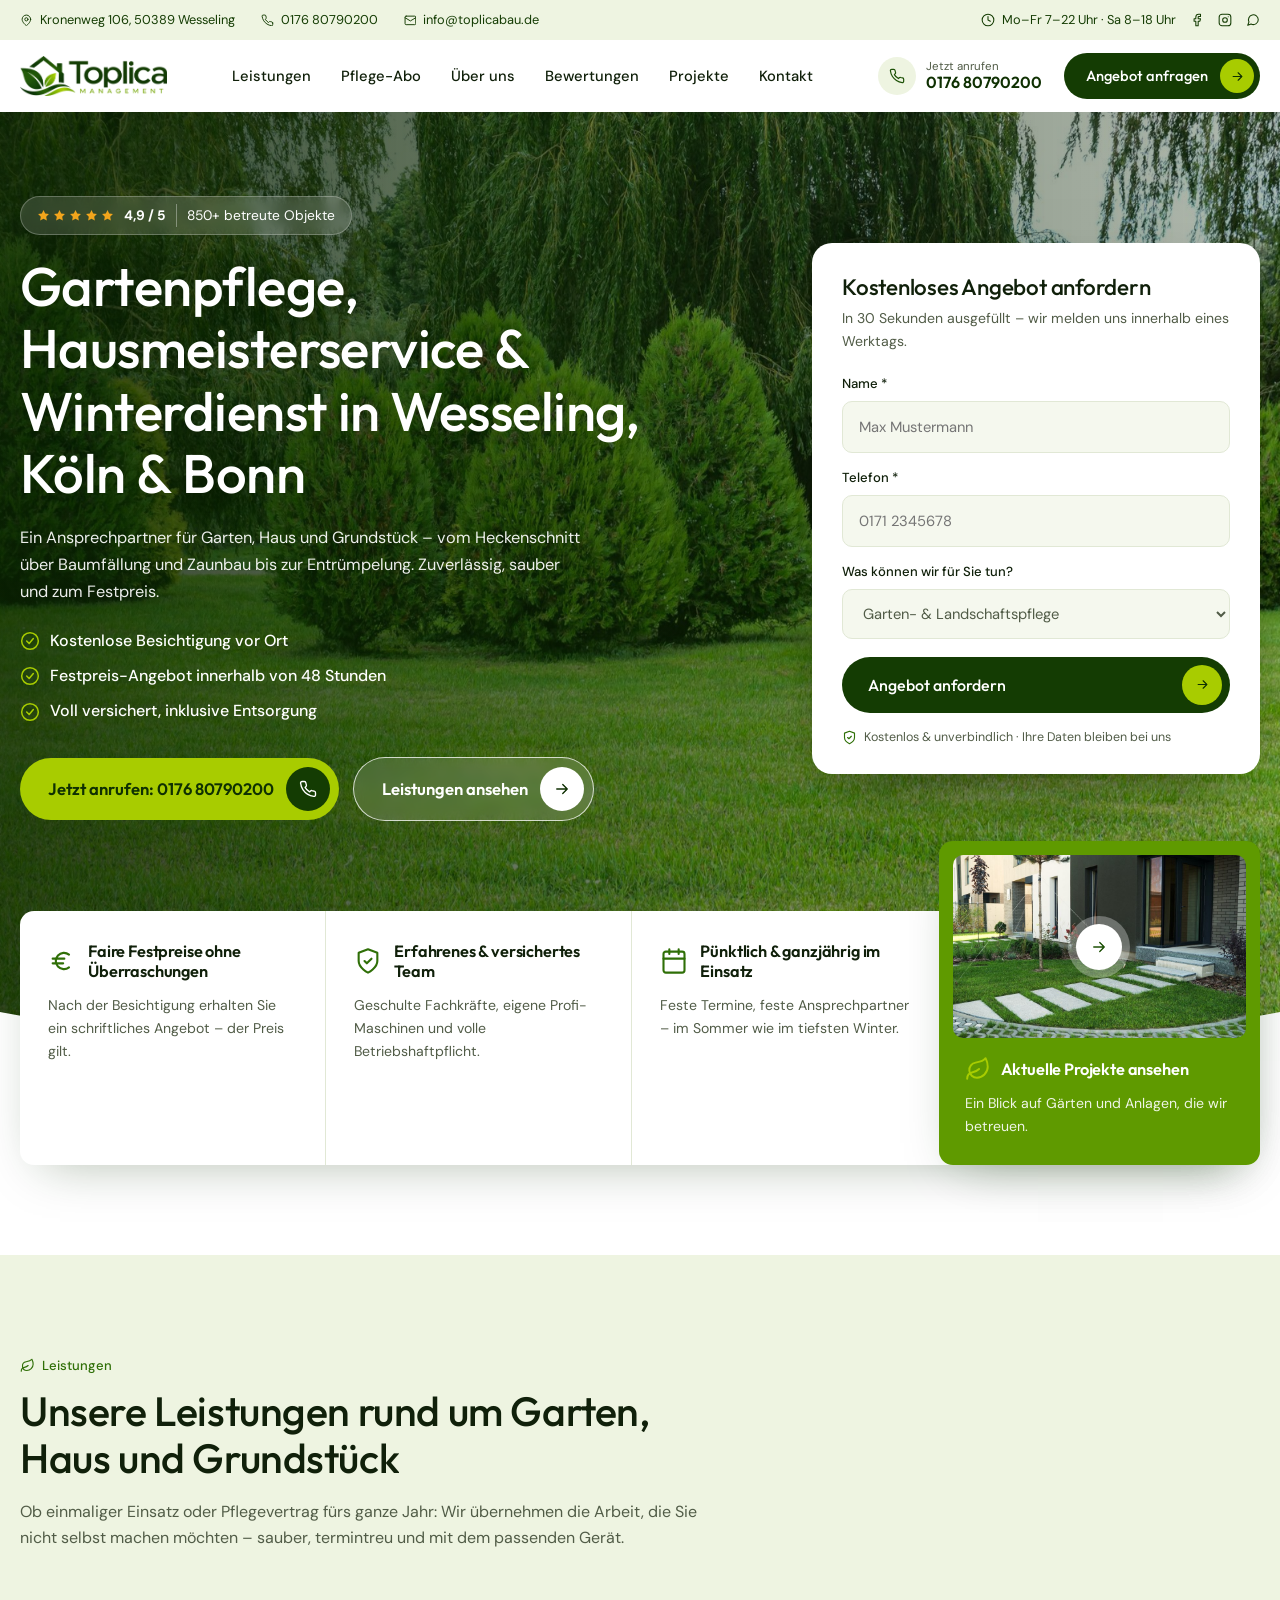
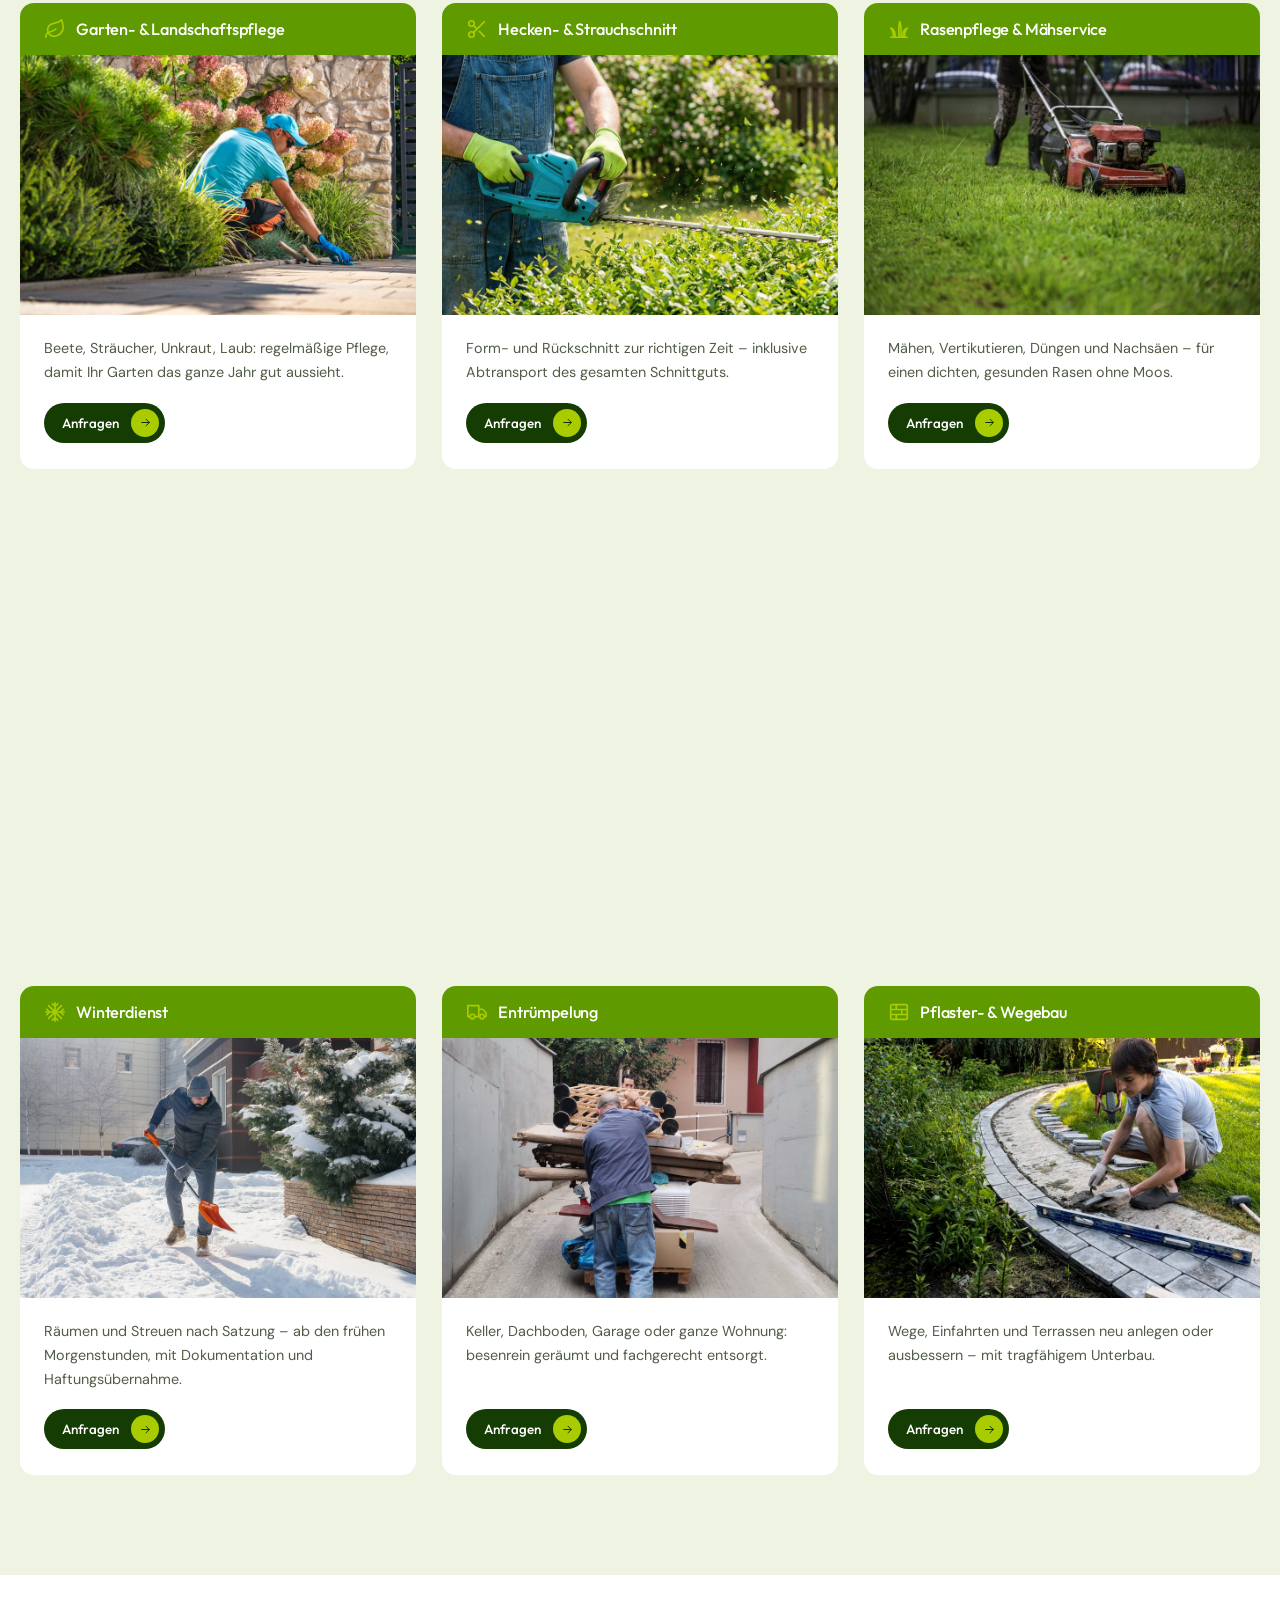
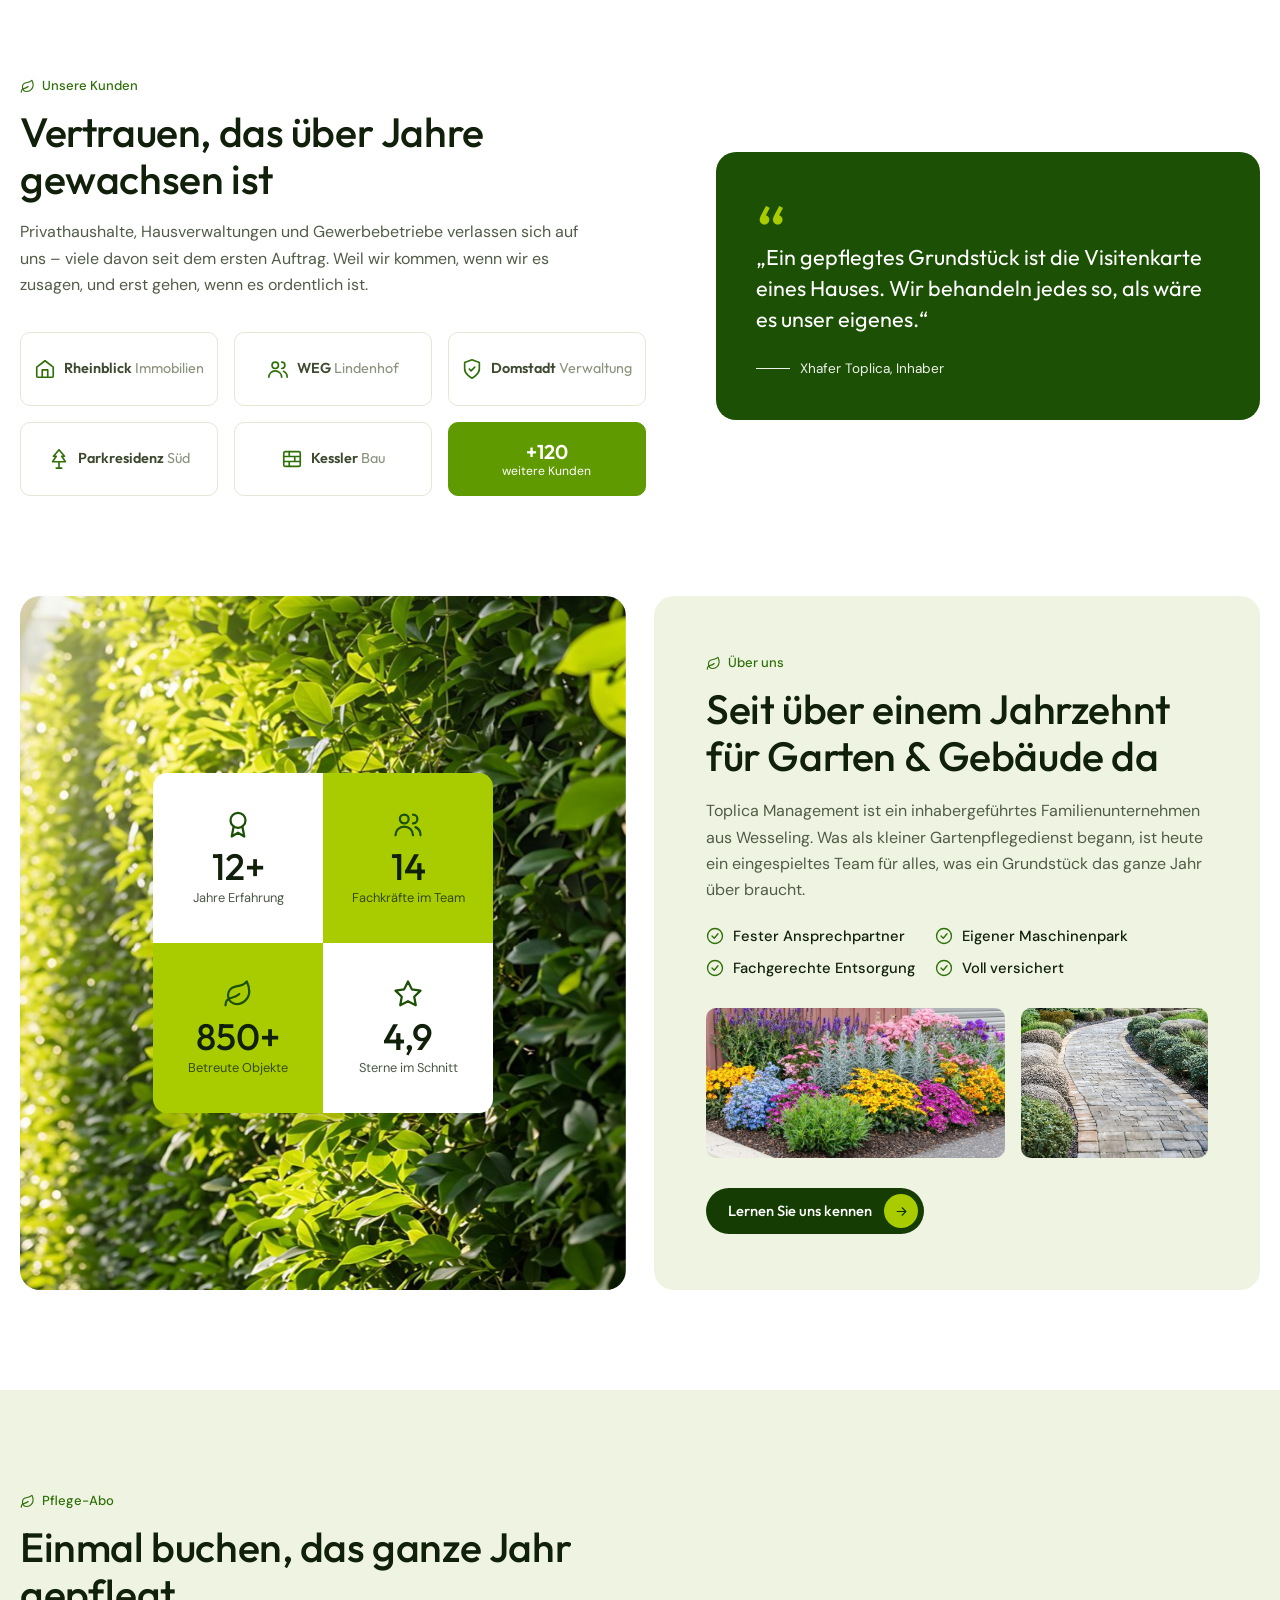
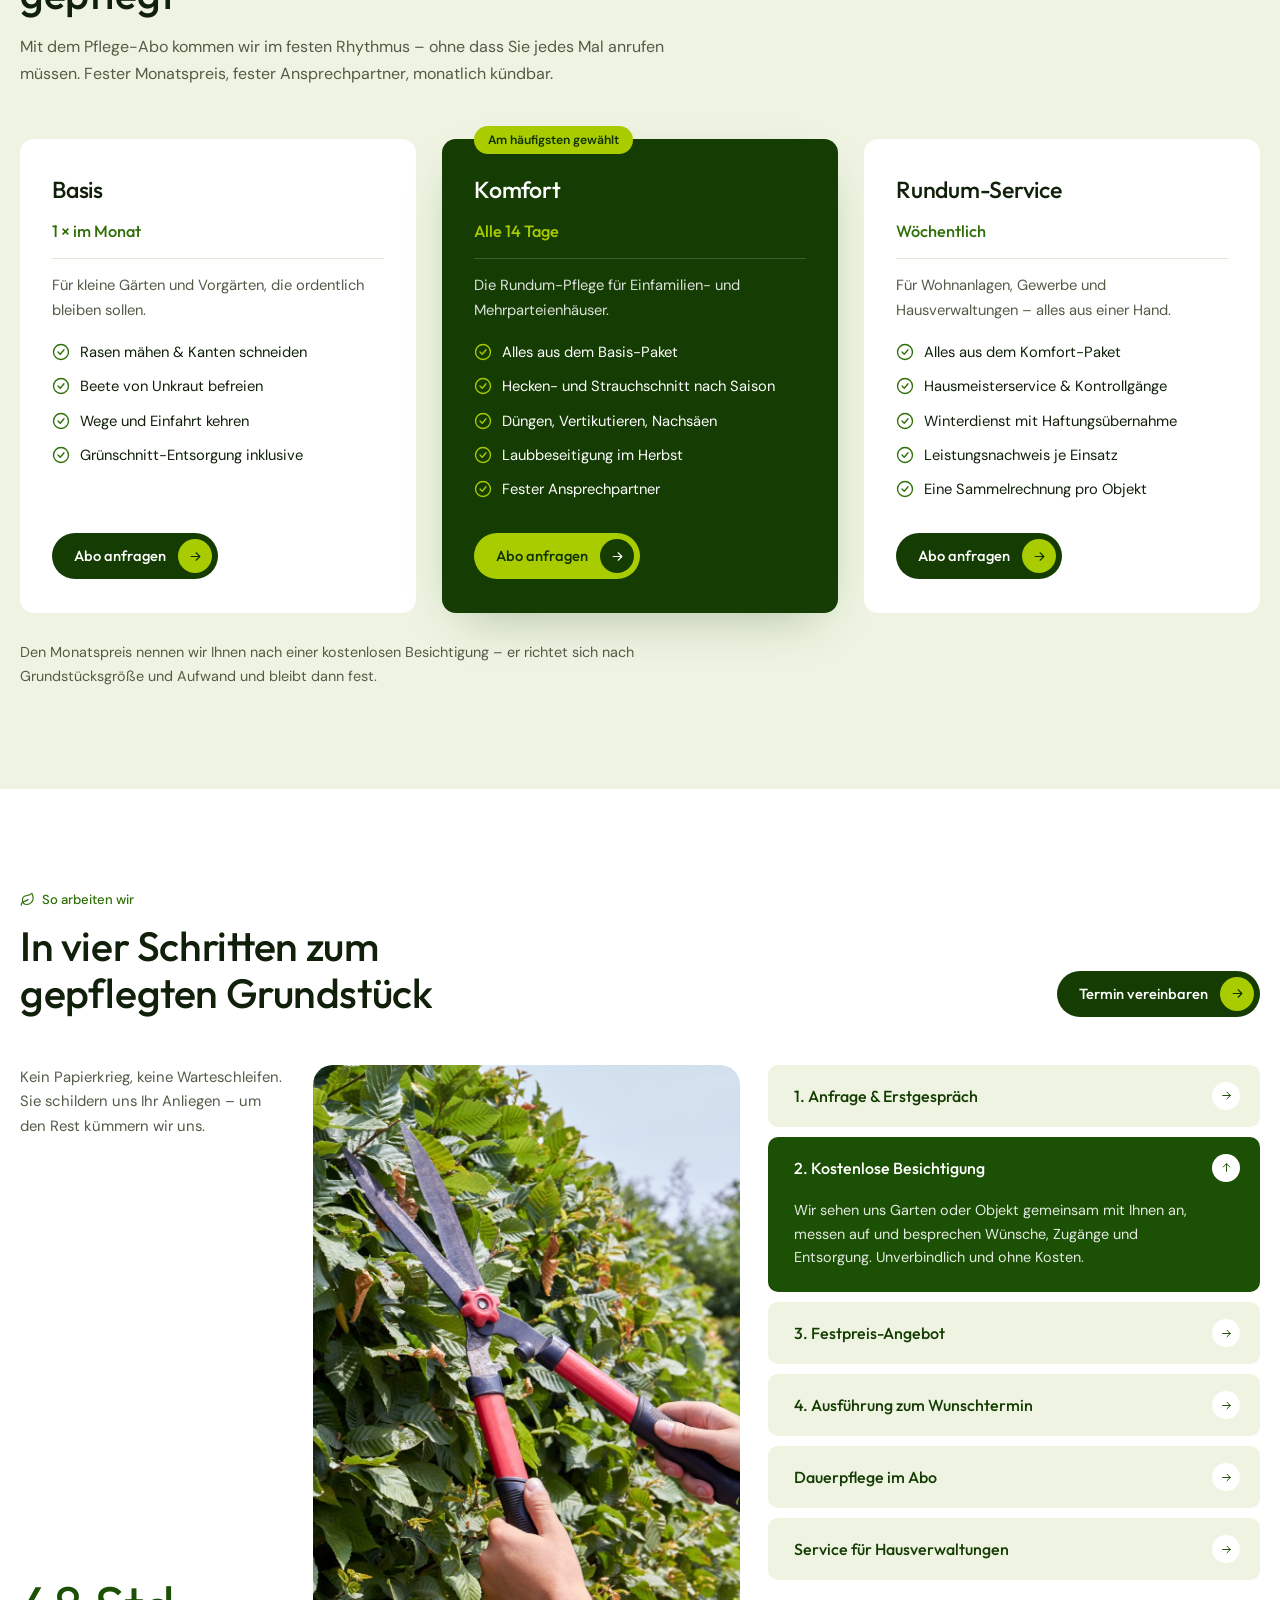
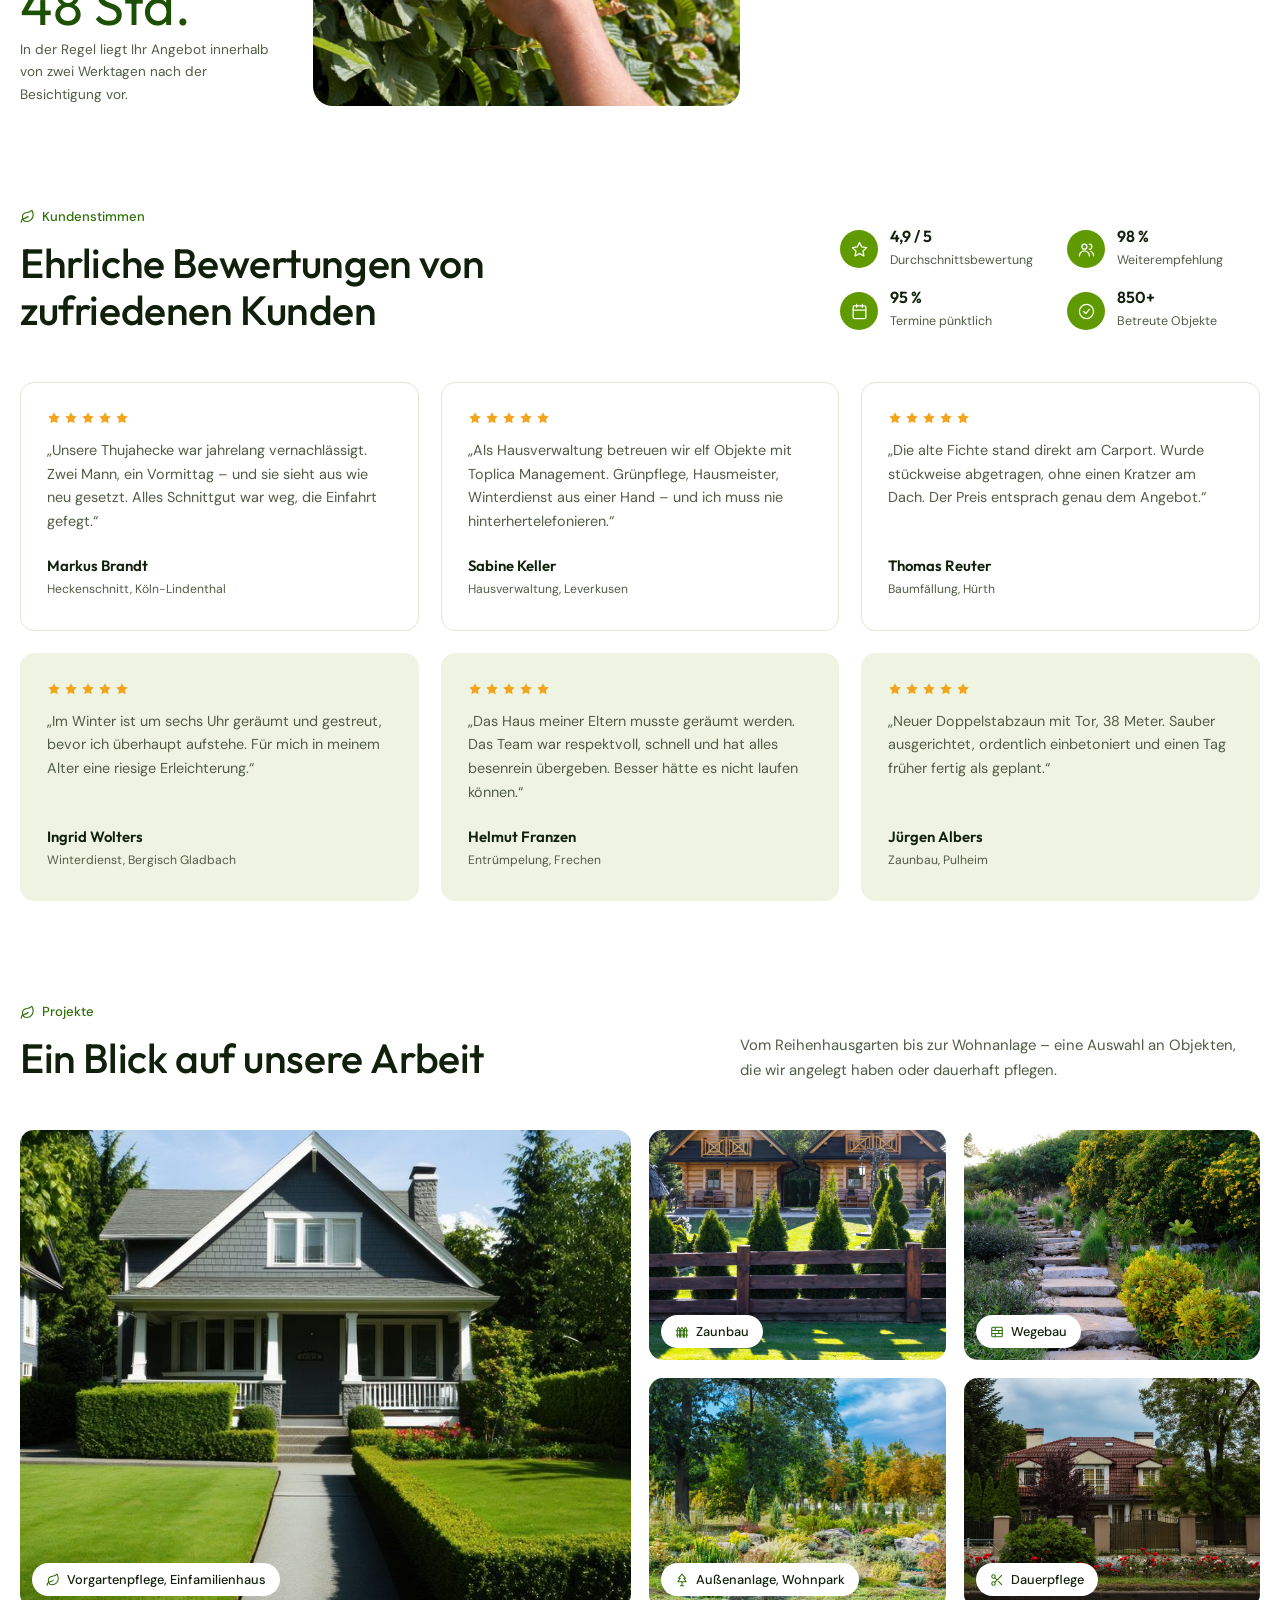
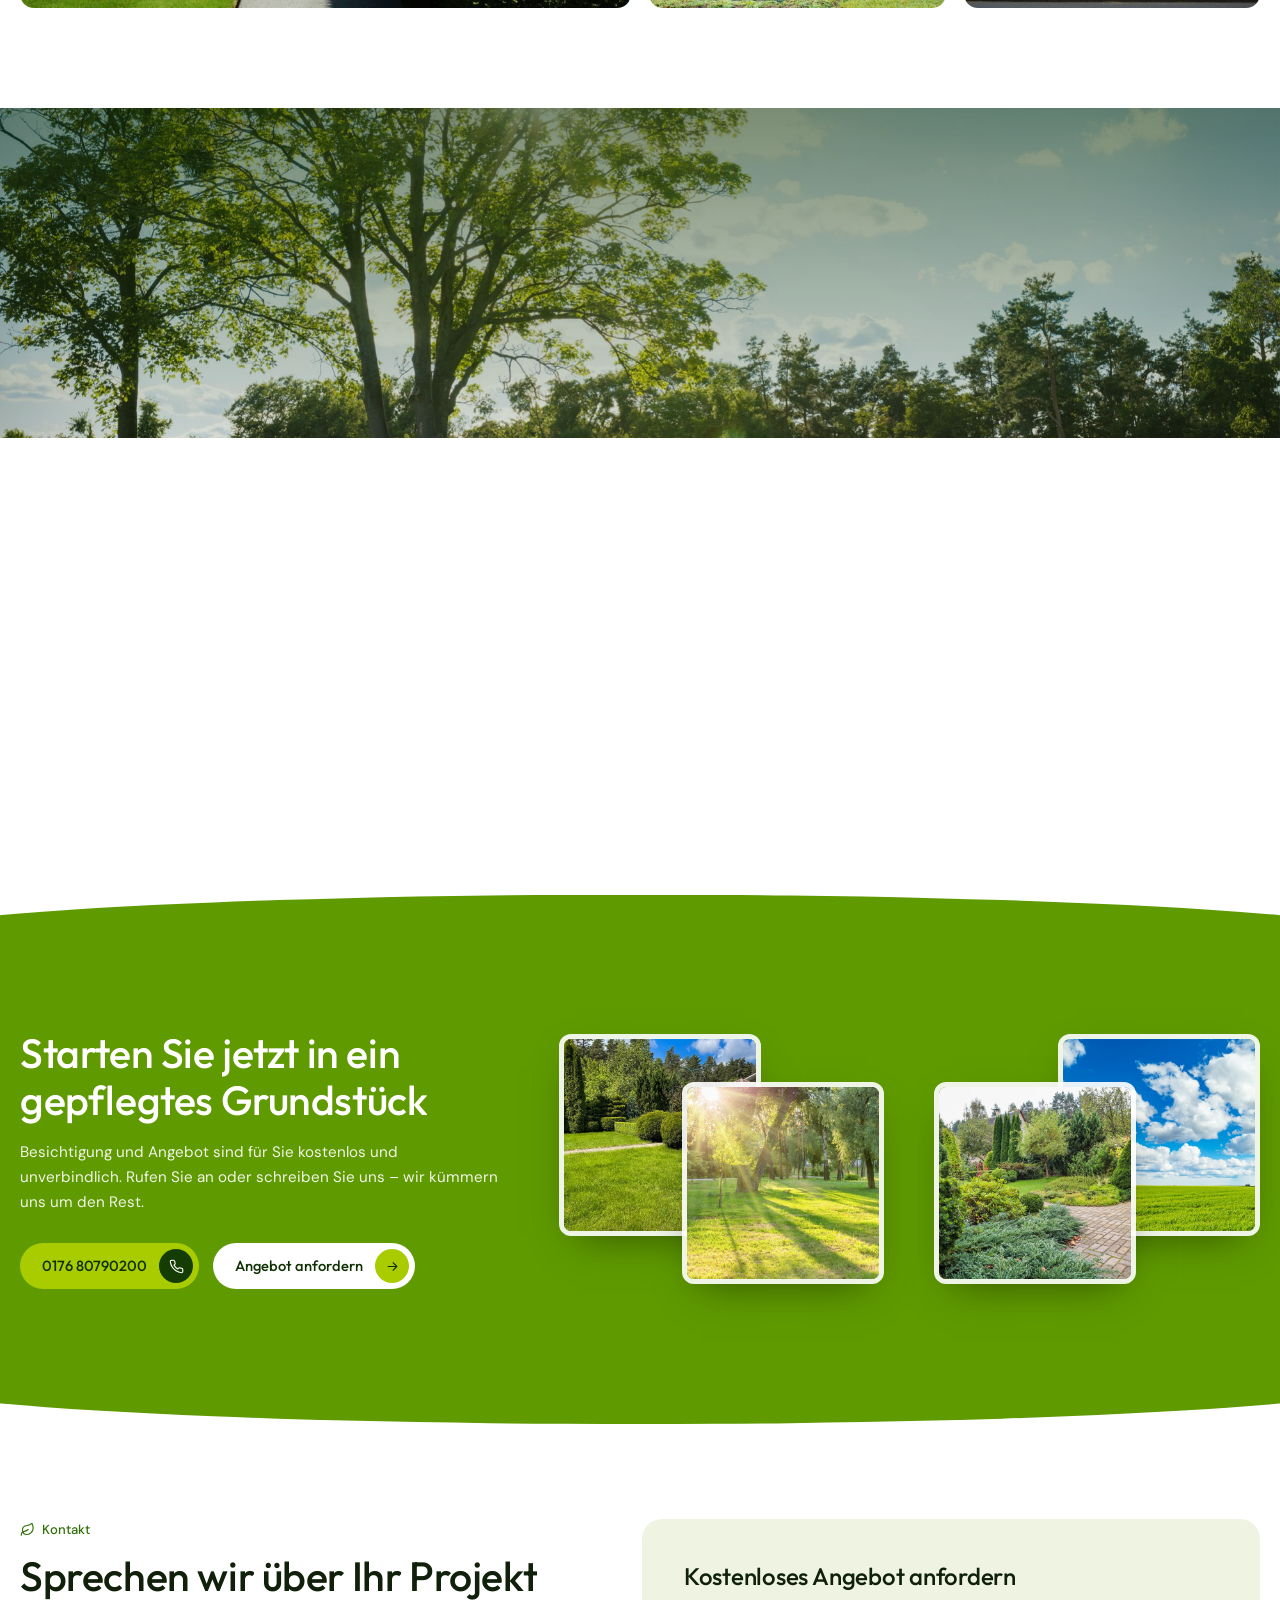
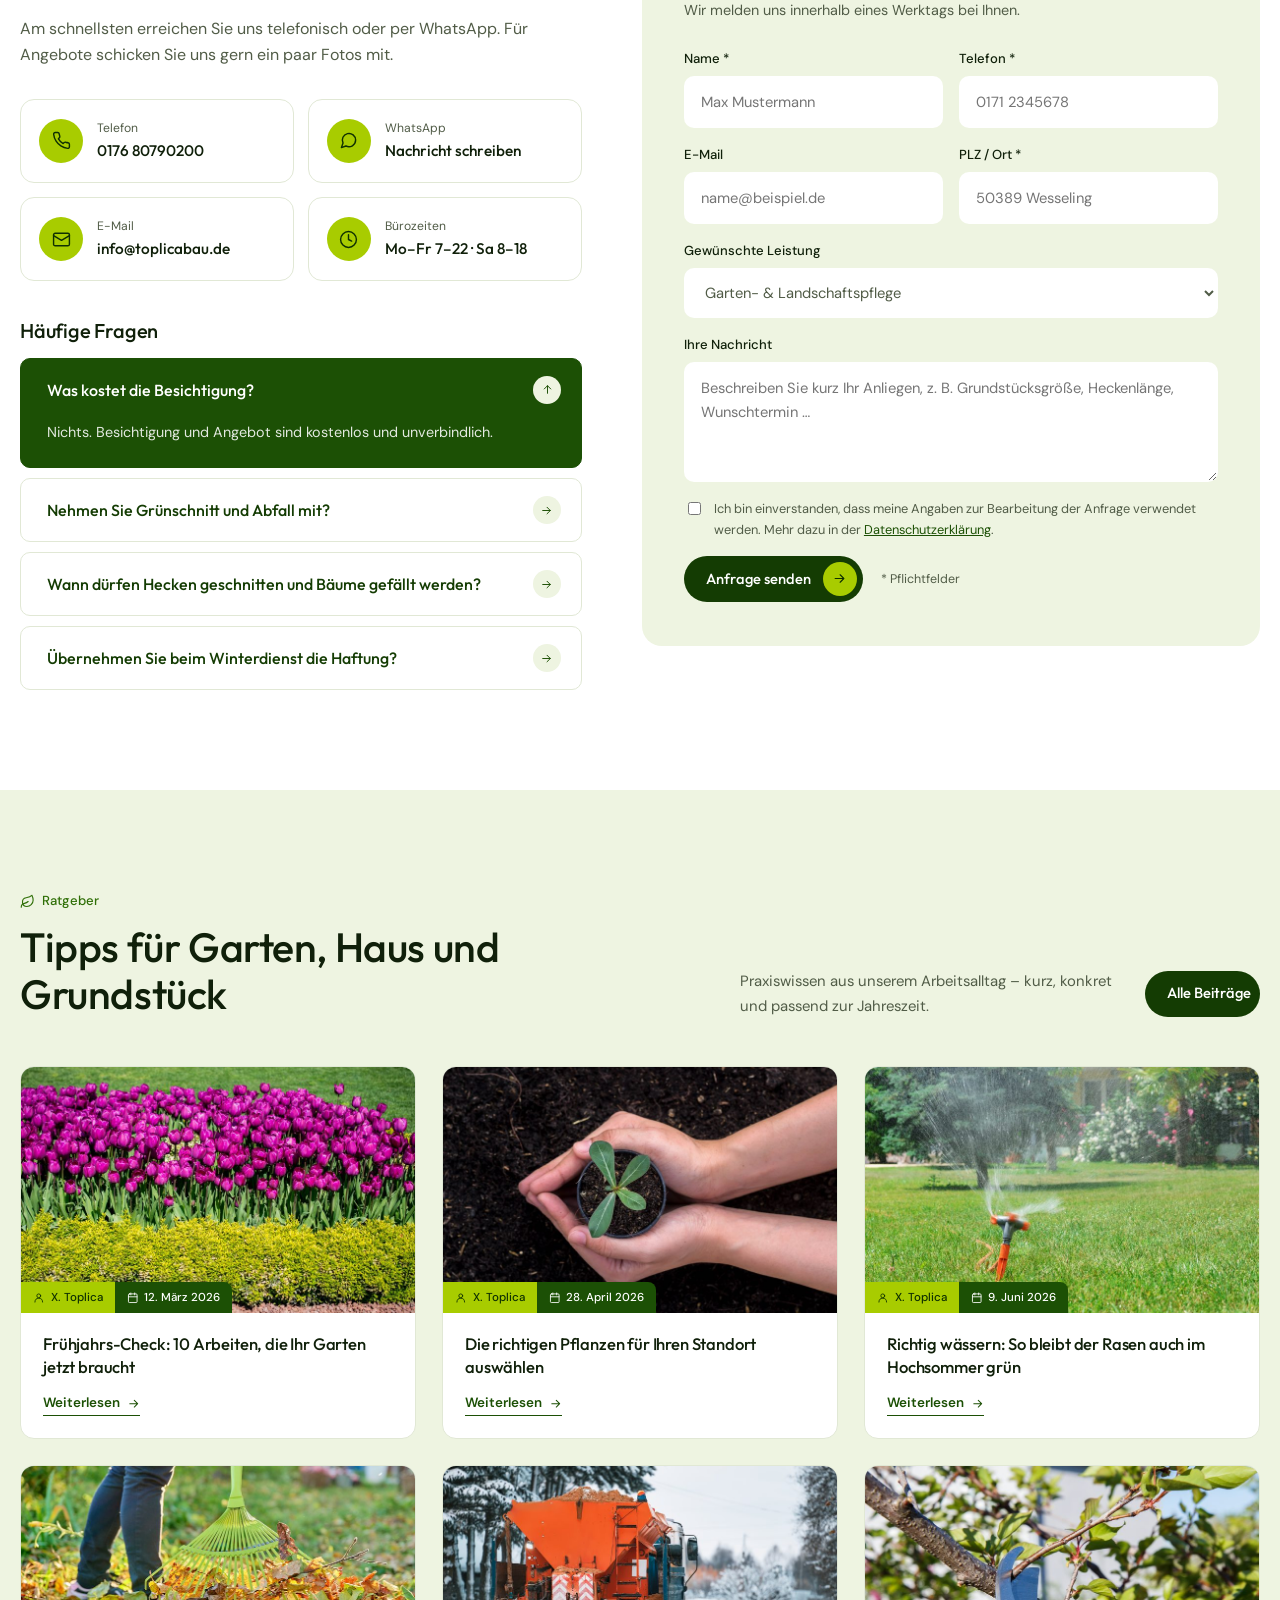
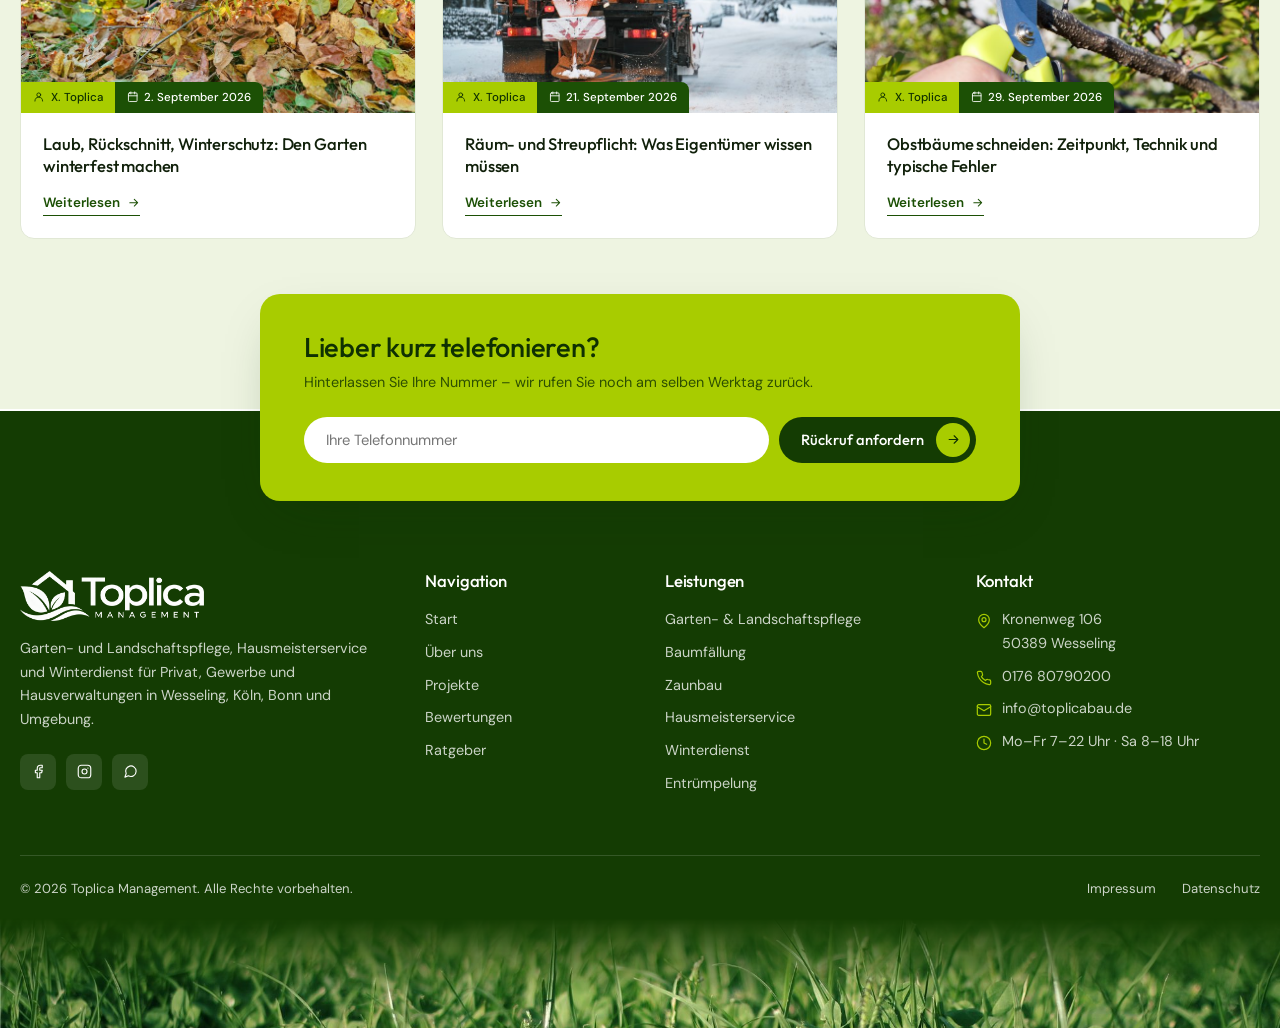
<file: index.html>
<!DOCTYPE html>
<html lang="de">
<head>
<meta charset="utf-8">
<meta name="viewport" content="width=device-width, initial-scale=1">
<title>Gartenpflege, Hausmeisterservice &amp; Winterdienst in Wesseling, Köln &amp; Bonn | Toplica Management</title>
<meta name="description" content="Toplica Management ist Ihr Partner für Gartenpflege, Heckenschnitt, Baumfällung, Zaunbau, Hausmeisterservice, Winterdienst und Entrümpelung – zuverlässig, sauber und zum Festpreis.">
<!-- Google-Tag (gtag.js / Tag Manager) hier einfügen. Die Seite meldet die Ereignisse
     "phone_click", "whatsapp_click" und "lead_form_submit" an window.dataLayer (siehe assets/js/main.js). -->
<link rel="preconnect" href="https://fonts.googleapis.com">
<link rel="preconnect" href="https://fonts.gstatic.com" crossorigin>
<link href="https://fonts.googleapis.com/css2?family=DM+Sans:wght@400;500;600&family=Outfit:wght@400;500;600&display=swap" rel="stylesheet">
<link rel="stylesheet" href="assets/css/style.css?v=11">
<link rel="icon" type="image/png" href="assets/img/favicon.png">
<link rel="apple-touch-icon" href="assets/img/favicon.png">
</head>
<body>

<!-- Icon-Sprite -->
<svg xmlns="http://www.w3.org/2000/svg" style="display:none">
  <symbol id="leaf" viewBox="0 0 24 24"><path d="M11 20A7 7 0 0 1 9.8 6.1C15.5 5 17 4.5 19 2c1 2 2 4.2 2 8 0 5.5-4.8 10-10 10Z"/><path d="M2 21c0-3 1.9-5.4 5.1-6C9.5 14.5 12 13 13 12"/></symbol>
  <symbol id="arrow" viewBox="0 0 24 24"><path d="M5 12h14M13 6l6 6-6 6"/></symbol>
  <symbol id="chev" viewBox="0 0 24 24"><path d="m6 9 6 6 6-6"/></symbol>
  <symbol id="pin" viewBox="0 0 24 24"><path d="M20 10c0 6-8 12-8 12s-8-6-8-12a8 8 0 0 1 16 0Z"/><circle cx="12" cy="10" r="3"/></symbol>
  <symbol id="mail" viewBox="0 0 24 24"><rect x="2" y="4" width="20" height="16" rx="2"/><path d="m22 7-10 6L2 7"/></symbol>
  <symbol id="phone" viewBox="0 0 24 24"><path d="M22 16.9v3a2 2 0 0 1-2.2 2 19.8 19.8 0 0 1-8.6-3.1 19.5 19.5 0 0 1-6-6A19.8 19.8 0 0 1 2.1 4.2 2 2 0 0 1 4.1 2h3a2 2 0 0 1 2 1.7c.1 1 .4 1.9.7 2.8a2 2 0 0 1-.5 2.1L8.1 9.9a16 16 0 0 0 6 6l1.3-1.3a2 2 0 0 1 2.1-.4c.9.3 1.8.6 2.8.7a2 2 0 0 1 1.7 2Z"/></symbol>
  <symbol id="clock" viewBox="0 0 24 24"><circle cx="12" cy="12" r="10"/><path d="M12 6v6l4 2"/></symbol>
  <symbol id="check" viewBox="0 0 24 24"><circle cx="12" cy="12" r="10"/><path d="m8 12 3 3 5-6"/></symbol>
  <symbol id="star" viewBox="0 0 24 24"><path d="m12 2 3.1 6.3 6.9 1-5 4.9 1.2 6.8-6.2-3.2L5.8 21 7 14.200 2 9.300l6.900-1Z"/></symbol>
  <symbol id="tree" viewBox="0 0 24 24"><path d="M12 22v-7M9 22h6"/><path d="M12 2 6 9h3l-4 6h14l-4-6h3Z"/></symbol>
  <symbol id="scissors" viewBox="0 0 24 24"><circle cx="6" cy="6" r="3"/><circle cx="6" cy="18" r="3"/><path d="M20 4 8.100 15.900M14.500 14.500 20 20M8.100 8.100 12 12"/></symbol>
  <symbol id="grass" viewBox="0 0 24 24"><path d="M3 21h18M6 21c0-5-1-8-3-10 3 1 5 4 5 10M12 21c0-7-1-12 1-17 1 5 2 10 1 17M18 21c0-5 1-8 3-10-3 1-5 4-5 10"/></symbol>
  <symbol id="fence" viewBox="0 0 24 24"><path d="M4 21V7l2-3 2 3v14M10 21V7l2-3 2 3v14M16 21V7l2-3 2 3v14M2 10h20M2 17h20"/></symbol>
  <symbol id="wrench" viewBox="0 0 24 24"><path d="M14.700 6.300a4 4 0 0 0 5 5l-9.900 9.900a2.100 2.100 0 0 1-3-3l9.900-9.900a4 4 0 0 1 5-5l-3 3-1 3Z" transform="rotate(0)"/></symbol>
  <symbol id="snow" viewBox="0 0 24 24"><path d="M12 2v20M2 12h20M5 5l14 14M19 5 5 19M9 3l3 3 3-3M9 21l3-3 3 3M3 9l3 3-3 3M21 9l-3 3 3 3"/></symbol>
  <symbol id="truck" viewBox="0 0 24 24"><path d="M14 17V5H2v12h2M14 9h4l4 4v4h-2M10 17h4"/><circle cx="7" cy="17" r="2.500"/><circle cx="17.500" cy="17" r="2.500"/></symbol>
  <symbol id="bricks" viewBox="0 0 24 24"><rect x="3" y="4" width="18" height="16" rx="1.500"/><path d="M3 9.300h18M3 14.700h18M9 4v5.300M15 9.300v5.400M9 14.700V20"/></symbol>
  <symbol id="shield" viewBox="0 0 24 24"><path d="M12 22s8-4 8-10V5l-8-3-8 3v7c0 6 8 10 8 10Z"/><path d="m9 12 2 2 4-4"/></symbol>
  <symbol id="calendar" viewBox="0 0 24 24"><rect x="3" y="4" width="18" height="18" rx="2"/><path d="M16 2v4M8 2v4M3 10h18"/></symbol>
  <symbol id="user" viewBox="0 0 24 24"><circle cx="12" cy="8" r="4"/><path d="M4 21a8 8 0 0 1 16 0"/></symbol>
  <symbol id="users" viewBox="0 0 24 24"><circle cx="9" cy="8" r="3.500"/><path d="M2 21a7 7 0 0 1 14 0M16 4.500a3.500 3.500 0 0 1 0 7M18 14.500a7 7 0 0 1 4 6.500"/></symbol>
  <symbol id="award" viewBox="0 0 24 24"><circle cx="12" cy="9" r="6"/><path d="m8.500 14-1.500 8 5-3 5 3-1.500-8"/></symbol>
  <symbol id="home" viewBox="0 0 24 24"><path d="m3 10 9-7 9 7v10a1 1 0 0 1-1 1H4a1 1 0 0 1-1-1Z"/><path d="M9 21v-8h6v8"/></symbol>
  <symbol id="euro" viewBox="0 0 24 24"><path d="M18 6.500A7 7 0 1 0 18 17.500M4 10h10M4 14h9"/></symbol>
  <symbol id="menu" viewBox="0 0 24 24"><path d="M4 7h16M4 12h16M4 17h16"/></symbol>
  <symbol id="chat" viewBox="0 0 24 24"><path d="M21 11.500a8.400 8.400 0 0 1-12.300 7.400L3 21l2.100-5.700A8.400 8.400 0 1 1 21 11.500Z"/></symbol>
  <symbol id="fb" viewBox="0 0 24 24"><path d="M18 2h-3a5 5 0 0 0-5 5v3H7v4h3v8h4v-8h3l1-4h-4V7a1 1 0 0 1 1-1h3Z"/></symbol>
  <symbol id="ig" viewBox="0 0 24 24"><rect x="2" y="2" width="20" height="20" rx="5"/><circle cx="12" cy="12" r="4"/><path d="M17.500 6.500h.01"/></symbol>
  <symbol id="logo" viewBox="0 0 40 40"><rect width="40" height="40" rx="11" fill="#2c5410"/><path d="M11 27c0-10 7-15 18-15 0 11-5 18-15 18-1 0-2-.3-3-.8" fill="#c9dc2c"/><path d="M10 31c3-7 8-11 14-14" fill="none" stroke="#2c5410" stroke-width="2" stroke-linecap="round"/></symbol>
</svg>

<div class="topbar">
  <div class="container">
    <ul>
      <li><svg class="i"><use href="#pin"/></svg> Kronenweg 106, 50389 Wesseling</li>
      <li><a href="tel:+4917680790200"><svg class="i"><use href="#phone"/></svg> 0176 80790200</a></li>
      <li class="hide-m"><a href="mailto:info@toplicabau.de"><svg class="i"><use href="#mail"/></svg> info@toplicabau.de</a></li>
    </ul>
    <ul class="social">
      <li><svg class="i"><use href="#clock"/></svg> Mo–Fr 7–22 Uhr · Sa 8–18 Uhr</li>
      <li><a href="#" aria-label="Facebook"><svg class="i"><use href="#fb"/></svg></a></li>
      <li><a href="#" aria-label="Instagram"><svg class="i"><use href="#ig"/></svg></a></li>
      <li><a href="#" aria-label="WhatsApp"><svg class="i"><use href="#chat"/></svg></a></li>
    </ul>
  </div>
</div>

<header class="nav">
  <div class="container">
    <a href="#top" class="logo"><img src="assets/img/logo.webp" alt="Toplica Management" width="661" height="180"></a>
    <nav class="nav-links" id="nav-links">
      <a href="#leistungen">Leistungen</a>
      <a href="#abo">Pflege-Abo</a>
      <a href="#ueber-uns">Über uns</a>
      <a href="#bewertungen">Bewertungen</a>
      <a href="#projekte">Projekte</a>
      <a href="#kontakt">Kontakt</a>
    </nav>
    <div class="nav-cta">
      <a href="tel:+4917680790200" class="nav-phone"><span><svg class="i"><use href="#phone"/></svg></span><div><small>Jetzt anrufen</small>0176 80790200</div></a>
      <a href="#angebot" class="btn">Angebot anfragen <span class="ico"><svg class="i"><use href="#arrow"/></svg></span></a>
    </div>
    <button class="burger" aria-label="Menü" aria-controls="nav-links" aria-expanded="false"><svg class="i"><use href="#menu"/></svg></button>
  </div>
</header>

<main id="top">

<!-- Hero -->
<section class="hero">
  <img class="hero-bg" fetchpriority="high" src="assets/img/hero.jpg" alt="Gepflegter Garten mit Rasenfläche und alten Bäumen">
  <div class="container hero-grid">
    <div class="hero-copy">
      <div class="hero-rating reveal"><span class="stars"><svg class="i"><use href="#star"/></svg><svg class="i"><use href="#star"/></svg><svg class="i"><use href="#star"/></svg><svg class="i"><use href="#star"/></svg><svg class="i"><use href="#star"/></svg></span> <b>4,9 / 5</b><span>850+ betreute Objekte</span></div>
      <h1 class="reveal" style="--d:.05s">Gartenpflege, Hausmeisterservice &amp; Winterdienst in Wesseling, Köln &amp; Bonn</h1>
      <p class="sub reveal" style="--d:.1s">Ein Ansprechpartner für Garten, Haus und Grundstück – vom Heckenschnitt über Baumfällung und Zaunbau bis zur Entrümpelung. Zuverlässig, sauber und zum Festpreis.</p>
      <ul class="hero-checks reveal" style="--d:.15s">
        <li><svg class="i"><use href="#check"/></svg> Kostenlose Besichtigung vor Ort</li>
        <li><svg class="i"><use href="#check"/></svg> Festpreis-Angebot innerhalb von 48 Stunden</li>
        <li><svg class="i"><use href="#check"/></svg> Voll versichert, inklusive Entsorgung</li>
      </ul>
      <div class="hero-actions reveal" style="--d:.2s">
        <a href="tel:+4917680790200" class="btn btn-lime">Jetzt anrufen: 0176 80790200 <span class="ico"><svg class="i"><use href="#phone"/></svg></span></a>
        <a href="#leistungen" class="btn btn-ghost only-d">Leistungen ansehen <span class="ico"><svg class="i"><use href="#arrow"/></svg></span></a>
        <a href="#angebot" class="btn btn-ghost only-m">Kostenloses Angebot anfordern <span class="ico"><svg class="i"><use href="#arrow"/></svg></span></a>
      </div>
    </div>
    <div class="hero-form reveal" style="--d:.15s" data-form-wrap>
      <h2>Kostenloses Angebot anfordern</h2>
      <p>In 30 Sekunden ausgefüllt – wir melden uns innerhalb eines Werktags.</p>
      <form data-lead data-form-name="hero"><input type="text" name="website" class="hp" tabindex="-1" autocomplete="off" aria-hidden="true">
        <div class="field"><label for="h-name">Name *</label><input id="h-name" name="name" required autocomplete="name" placeholder="Max Mustermann"></div>
        <div class="field"><label for="h-tel">Telefon *</label><input id="h-tel" name="telefon" type="tel" required autocomplete="tel" placeholder="0171 2345678"></div>
        <div class="field"><label for="h-leistung">Was können wir für Sie tun?</label>
          <select id="h-leistung" name="leistung">
            <option>Garten- &amp; Landschaftspflege</option>
            <option>Hecken- &amp; Strauchschnitt</option>
            <option>Rasenpflege &amp; Mähservice</option>
            <option>Baumfällung &amp; Baumpflege</option>
            <option>Zaunbau &amp; Zaunsetzung</option>
            <option>Hausmeisterservice</option>
            <option>Winterdienst</option>
            <option>Entrümpelung</option>
            <option>Pflaster- &amp; Wegebau</option>
            <option>Pflege-Abo</option>
            <option>Sonstiges</option>
          </select>
        </div>
        <button class="btn btn-block" type="submit">Angebot anfordern <span class="ico"><svg class="i"><use href="#arrow"/></svg></span></button>
      </form>
      <div class="form-ok" role="status">Vielen Dank! Wir melden uns in Kürze bei Ihnen.</div>
      <small class="hero-form-note"><svg class="i"><use href="#shield"/></svg> Kostenlos &amp; unverbindlich · Ihre Daten bleiben bei uns</small>
    </div>
  </div>
  <svg class="hero-curve" viewBox="0 0 1440 90" preserveAspectRatio="none" aria-hidden="true"><path d="M0 90V40C360 100 1080 100 1440 40v50Z" fill="#fff"/></svg>
</section>

<div class="features">
  <div class="container">
    <div class="features-card reveal">
      <div class="feature">
        <div class="feature-top"><svg class="i"><use href="#euro"/></svg><h3>Faire Festpreise ohne Überraschungen</h3></div>
        <p>Nach der Besichtigung erhalten Sie ein schriftliches Angebot – der Preis gilt.</p>
      </div>
      <div class="feature">
        <div class="feature-top"><svg class="i"><use href="#shield"/></svg><h3>Erfahrenes &amp; versichertes Team</h3></div>
        <p>Geschulte Fachkräfte, eigene Profi-Maschinen und volle Betriebshaftpflicht.</p>
      </div>
      <div class="feature">
        <div class="feature-top"><svg class="i"><use href="#calendar"/></svg><h3>Pünktlich &amp; ganzjährig im Einsatz</h3></div>
        <p>Feste Termine, feste Ansprechpartner – im Sommer wie im tiefsten Winter.</p>
      </div>
      <a href="#projekte" class="feature-highlight">
        <div class="thumb"><img src="assets/img/hero-card.jpg" alt="Vorgarten mit Trittplatten und frischem Rasen"><span><svg class="i"><use href="#arrow"/></svg></span></div>
        <h3><svg class="i"><use href="#leaf"/></svg> Aktuelle Projekte ansehen</h3>
        <p>Ein Blick auf Gärten und Anlagen, die wir betreuen.</p>
      </a>
    </div>
  </div>
</div>

<!-- Leistungen -->
<section class="section bg-sage" id="leistungen">
  <div class="container">
    <div class="section-head reveal">
      <span class="eyebrow"><svg class="i"><use href="#leaf"/></svg> Leistungen</span>
      <h2>Unsere Leistungen rund um Garten, Haus und Grundstück</h2>
      <p>Ob einmaliger Einsatz oder Pflegevertrag fürs ganze Jahr: Wir übernehmen die Arbeit, die Sie nicht selbst machen möchten – sauber, termintreu und mit dem passenden Gerät.</p>
    </div>
    <div class="services">
      <article class="service reveal">
        <header><svg class="i"><use href="#leaf"/></svg><h3>Garten- &amp; Landschaftspflege</h3></header>
        <div class="pic"><img src="assets/img/leistung-gartenpflege.jpg" alt="Gärtner pflegt ein Beet vor einer Natursteinmauer"></div>
        <div class="body"><p>Beete, Sträucher, Unkraut, Laub: regelmäßige Pflege, damit Ihr Garten das ganze Jahr gut aussieht.</p><a href="#angebot" class="btn btn-sm">Anfragen <span class="ico"><svg class="i"><use href="#arrow"/></svg></span></a></div>
      </article>
      <article class="service reveal" style="--d:.08s">
        <header><svg class="i"><use href="#scissors"/></svg><h3>Hecken- &amp; Strauchschnitt</h3></header>
        <div class="pic"><img src="assets/img/leistung-hecke.jpg" alt="Hecke wird mit der Heckenschere in Form geschnitten"></div>
        <div class="body"><p>Form- und Rückschnitt zur richtigen Zeit – inklusive Abtransport des gesamten Schnittguts.</p><a href="#angebot" class="btn btn-sm">Anfragen <span class="ico"><svg class="i"><use href="#arrow"/></svg></span></a></div>
      </article>
      <article class="service reveal" style="--d:.16s">
        <header><svg class="i"><use href="#grass"/></svg><h3>Rasenpflege &amp; Mähservice</h3></header>
        <div class="pic"><img src="assets/img/leistung-rasen.jpg" alt="Rasenmäher auf dichtem grünen Rasen"></div>
        <div class="body"><p>Mähen, Vertikutieren, Düngen und Nachsäen – für einen dichten, gesunden Rasen ohne Moos.</p><a href="#angebot" class="btn btn-sm">Anfragen <span class="ico"><svg class="i"><use href="#arrow"/></svg></span></a></div>
      </article>
      <article class="service reveal">
        <header><svg class="i"><use href="#tree"/></svg><h3>Baumfällung &amp; Baumpflege</h3></header>
        <div class="pic"><img src="assets/img/leistung-baum.jpg" alt="Baumpfleger mit Motorsäge am Stamm"></div>
        <div class="body"><p>Sichere Fällung auch auf engem Raum, Kronenpflege, Totholzentfernung und Wurzelstockfräsen.</p><a href="#angebot" class="btn btn-sm">Anfragen <span class="ico"><svg class="i"><use href="#arrow"/></svg></span></a></div>
      </article>
      <article class="service reveal" style="--d:.08s">
        <header><svg class="i"><use href="#fence"/></svg><h3>Zaunbau &amp; Zaunsetzung</h3></header>
        <div class="pic"><img src="assets/img/leistung-zaun.jpg" alt="Monteur verschraubt einen Metallzaun"></div>
        <div class="body"><p>Doppelstabmatten, Holz- oder Sichtschutzzäune samt Toren – fachgerecht gesetzt und einbetoniert.</p><a href="#angebot" class="btn btn-sm">Anfragen <span class="ico"><svg class="i"><use href="#arrow"/></svg></span></a></div>
      </article>
      <article class="service reveal" style="--d:.16s">
        <header><svg class="i"><use href="#wrench"/></svg><h3>Hausmeisterservice</h3></header>
        <div class="pic"><img src="assets/img/leistung-hausmeister.jpg" alt="Hausmeister repariert ein Türschloss"></div>
        <div class="body"><p>Kontrollgänge, Kleinreparaturen, Treppenhaus- und Außenreinigung, Mülltonnenservice für Ihr Objekt.</p><a href="#angebot" class="btn btn-sm">Anfragen <span class="ico"><svg class="i"><use href="#arrow"/></svg></span></a></div>
      </article>
      <article class="service reveal">
        <header><svg class="i"><use href="#snow"/></svg><h3>Winterdienst</h3></header>
        <div class="pic"><img src="assets/img/leistung-winter.jpg" alt="Schneeräumung auf einem Gehweg vor dem Haus"></div>
        <div class="body"><p>Räumen und Streuen nach Satzung – ab den frühen Morgenstunden, mit Dokumentation und Haftungsübernahme.</p><a href="#angebot" class="btn btn-sm">Anfragen <span class="ico"><svg class="i"><use href="#arrow"/></svg></span></a></div>
      </article>
      <article class="service reveal" style="--d:.08s">
        <header><svg class="i"><use href="#truck"/></svg><h3>Entrümpelung</h3></header>
        <div class="pic"><img src="assets/img/leistung-entruempelung.jpg" alt="Mitarbeiter transportiert Sperrgut mit einem Wagen ab"></div>
        <div class="body"><p>Keller, Dachboden, Garage oder ganze Wohnung: besenrein geräumt und fachgerecht entsorgt.</p><a href="#angebot" class="btn btn-sm">Anfragen <span class="ico"><svg class="i"><use href="#arrow"/></svg></span></a></div>
      </article>
      <article class="service reveal" style="--d:.16s">
        <header><svg class="i"><use href="#bricks"/></svg><h3>Pflaster- &amp; Wegebau</h3></header>
        <div class="pic"><img src="assets/img/leistung-pflaster.jpg" alt="Gartenweg wird mit Pflastersteinen verlegt"></div>
        <div class="body"><p>Wege, Einfahrten und Terrassen neu anlegen oder ausbessern – mit tragfähigem Unterbau.</p><a href="#angebot" class="btn btn-sm">Anfragen <span class="ico"><svg class="i"><use href="#arrow"/></svg></span></a></div>
      </article>
    </div>
  </div>
</section>

<!-- Kunden -->
<section class="section" id="kunden">
  <div class="container clients">
    <div class="reveal">
      <span class="eyebrow"><svg class="i"><use href="#leaf"/></svg> Unsere Kunden</span>
      <h2>Vertrauen, das über Jahre gewachsen ist</h2>
      <p class="lead">Privathaushalte, Hausverwaltungen und Gewerbebetriebe verlassen sich auf uns – viele davon seit dem ersten Auftrag. Weil wir kommen, wenn wir es zusagen, und erst gehen, wenn es ordentlich ist.</p>
      <div class="logo-grid">
        <div class="logo-tile"><svg class="i"><use href="#home"/></svg><span>Rheinblick <small>Immobilien</small></span></div>
        <div class="logo-tile"><svg class="i"><use href="#users"/></svg><span>WEG <small>Lindenhof</small></span></div>
        <div class="logo-tile"><svg class="i"><use href="#shield"/></svg><span>Domstadt <small>Verwaltung</small></span></div>
        <div class="logo-tile"><svg class="i"><use href="#tree"/></svg><span>Parkresidenz <small>Süd</small></span></div>
        <div class="logo-tile"><svg class="i"><use href="#bricks"/></svg><span>Kessler <small>Bau</small></span></div>
        <div class="logo-tile more"><b>+120</b><span>weitere Kunden</span></div>
      </div>
    </div>
    <figure class="owner reveal" style="--d:.15s">
      <span class="qmark">“</span>
      <figcaption>
        <blockquote>„Ein gepflegtes Grundstück ist die Visitenkarte eines Hauses. Wir behandeln jedes so, als wäre es unser eigenes.“</blockquote>
        <cite>Xhafer Toplica, Inhaber</cite>
      </figcaption>
    </figure>
  </div>
</section>

<!-- Über uns -->
<section class="section" id="ueber-uns" style="padding-top:0">
  <div class="container about">
    <div class="stats-card reveal">
      <img src="assets/img/stats.jpg" alt="">
      <div class="stats-grid">
        <div class="stat"><svg class="i"><use href="#award"/></svg><b>12+</b><span>Jahre Erfahrung</span></div>
        <div class="stat"><svg class="i"><use href="#users"/></svg><b>14</b><span>Fachkräfte im Team</span></div>
        <div class="stat"><svg class="i"><use href="#leaf"/></svg><b>850+</b><span>Betreute Objekte</span></div>
        <div class="stat"><svg class="i"><use href="#star"/></svg><b>4,9</b><span>Sterne im Schnitt</span></div>
      </div>
    </div>
    <div class="about-card reveal" style="--d:.15s">
      <span class="eyebrow"><svg class="i"><use href="#leaf"/></svg> Über uns</span>
      <h2>Seit über einem Jahrzehnt für Garten &amp; Gebäude da</h2>
      <p>Toplica Management ist ein inhabergeführtes Familienunternehmen aus Wesseling. Was als kleiner Gartenpflegedienst begann, ist heute ein eingespieltes Team für alles, was ein Grundstück das ganze Jahr über braucht.</p>
      <ul class="checks">
        <li><svg class="i"><use href="#check"/></svg> Fester Ansprechpartner</li>
        <li><svg class="i"><use href="#check"/></svg> Eigener Maschinenpark</li>
        <li><svg class="i"><use href="#check"/></svg> Fachgerechte Entsorgung</li>
        <li><svg class="i"><use href="#check"/></svg> Voll versichert</li>
      </ul>
      <div class="about-imgs swipe">
        <img src="assets/img/about-1.jpg" alt="Bunt bepflanztes Staudenbeet">
        <img src="assets/img/about-2.jpg" alt="Gepflasterter Gartenweg mit Formgehölzen">
      </div>
      <a href="#angebot" class="btn">Lernen Sie uns kennen <span class="ico"><svg class="i"><use href="#arrow"/></svg></span></a>
    </div>
  </div>
</section>

<!-- Abo -->
<section class="section bg-sage" id="abo">
  <div class="container">
    <div class="section-head reveal">
      <span class="eyebrow"><svg class="i"><use href="#leaf"/></svg> Pflege-Abo</span>
      <h2>Einmal buchen, das ganze Jahr gepflegt</h2>
      <p>Mit dem Pflege-Abo kommen wir im festen Rhythmus – ohne dass Sie jedes Mal anrufen müssen. Fester Monatspreis, fester Ansprechpartner, monatlich kündbar.</p>
    </div>
    <div class="plans swipe">
      <article class="plan reveal" style="--d:0s">
        <h3>Basis</h3>
        <div class="rhythm">1 × im Monat</div>
        <p>Für kleine Gärten und Vorgärten, die ordentlich bleiben sollen.</p>
        <ul><li><svg class="i"><use href="#check"/></svg> Rasen mähen &amp; Kanten schneiden</li><li><svg class="i"><use href="#check"/></svg> Beete von Unkraut befreien</li><li><svg class="i"><use href="#check"/></svg> Wege und Einfahrt kehren</li><li><svg class="i"><use href="#check"/></svg> Grünschnitt-Entsorgung inklusive</li></ul>
        <a href="#angebot" class="btn" data-service="Pflege-Abo">Abo anfragen <span class="ico"><svg class="i"><use href="#arrow"/></svg></span></a>
      </article>
      <article class="plan featured reveal" style="--d:0.08s">
        <span class="tag">Am häufigsten gewählt</span><h3>Komfort</h3>
        <div class="rhythm">Alle 14 Tage</div>
        <p>Die Rundum-Pflege für Einfamilien- und Mehrparteienhäuser.</p>
        <ul><li><svg class="i"><use href="#check"/></svg> Alles aus dem Basis-Paket</li><li><svg class="i"><use href="#check"/></svg> Hecken- und Strauchschnitt nach Saison</li><li><svg class="i"><use href="#check"/></svg> Düngen, Vertikutieren, Nachsäen</li><li><svg class="i"><use href="#check"/></svg> Laubbeseitigung im Herbst</li><li><svg class="i"><use href="#check"/></svg> Fester Ansprechpartner</li></ul>
        <a href="#angebot" class="btn btn-lime" data-service="Pflege-Abo">Abo anfragen <span class="ico"><svg class="i"><use href="#arrow"/></svg></span></a>
      </article>
      <article class="plan reveal" style="--d:0.16s">
        <h3>Rundum-Service</h3>
        <div class="rhythm">Wöchentlich</div>
        <p>Für Wohnanlagen, Gewerbe und Hausverwaltungen – alles aus einer Hand.</p>
        <ul><li><svg class="i"><use href="#check"/></svg> Alles aus dem Komfort-Paket</li><li><svg class="i"><use href="#check"/></svg> Hausmeisterservice &amp; Kontrollgänge</li><li><svg class="i"><use href="#check"/></svg> Winterdienst mit Haftungsübernahme</li><li><svg class="i"><use href="#check"/></svg> Leistungsnachweis je Einsatz</li><li><svg class="i"><use href="#check"/></svg> Eine Sammelrechnung pro Objekt</li></ul>
        <a href="#angebot" class="btn" data-service="Pflege-Abo">Abo anfragen <span class="ico"><svg class="i"><use href="#arrow"/></svg></span></a>
      </article>
    </div>
    <p class="plan-note reveal">Den Monatspreis nennen wir Ihnen nach einer kostenlosen Besichtigung – er richtet sich nach Grundstücksgröße und Aufwand und bleibt dann fest.</p>
  </div>
</section>

<!-- Ablauf -->
<section class="section" id="ablauf">
  <div class="container">
    <div class="split-head reveal">
      <div>
        <span class="eyebrow"><svg class="i"><use href="#leaf"/></svg> So arbeiten wir</span>
        <h2>In vier Schritten zum gepflegten Grundstück</h2>
      </div>
      <a href="#angebot" class="btn">Termin vereinbaren <span class="ico"><svg class="i"><use href="#arrow"/></svg></span></a>
    </div>
    <div class="process">
      <div class="process-intro reveal">
        <p>Kein Papierkrieg, keine Warteschleifen. Sie schildern uns Ihr Anliegen – um den Rest kümmern wir uns.</p>
        <div><span class="big">48 Std.</span><small>In der Regel liegt Ihr Angebot innerhalb von zwei Werktagen nach der Besichtigung vor.</small></div>
      </div>
      <div class="process-img reveal" style="--d:.1s"><img src="assets/img/ablauf.jpg" alt="Heckenschnitt mit der Handschere"></div>
      <div class="acc reveal" style="--d:.2s">
        <div class="acc-item">
          <button aria-expanded="false">1. Anfrage &amp; Erstgespräch <span class="ico"><svg class="i"><use href="#arrow"/></svg></span></button>
          <div class="acc-panel"><div><p>Rufen Sie an oder schreiben Sie uns. Wir klären kurz, worum es geht, und vereinbaren einen Termin vor Ort.</p></div></div>
        </div>
        <div class="acc-item open">
          <button aria-expanded="true">2. Kostenlose Besichtigung <span class="ico"><svg class="i"><use href="#arrow"/></svg></span></button>
          <div class="acc-panel"><div><p>Wir sehen uns Garten oder Objekt gemeinsam mit Ihnen an, messen auf und besprechen Wünsche, Zugänge und Entsorgung. Unverbindlich und ohne Kosten.</p></div></div>
        </div>
        <div class="acc-item">
          <button aria-expanded="false">3. Festpreis-Angebot <span class="ico"><svg class="i"><use href="#arrow"/></svg></span></button>
          <div class="acc-panel"><div><p>Sie erhalten ein schriftliches Angebot mit allen Positionen. Was dort steht, gilt – Nachträge gibt es nur nach Absprache.</p></div></div>
        </div>
        <div class="acc-item">
          <button aria-expanded="false">4. Ausführung zum Wunschtermin <span class="ico"><svg class="i"><use href="#arrow"/></svg></span></button>
          <div class="acc-panel"><div><p>Unser Team rückt mit passendem Gerät an, arbeitet zügig und hinterlässt alles sauber. Grünschnitt und Abfall nehmen wir mit.</p></div></div>
        </div>
        <div class="acc-item">
          <button aria-expanded="false">Dauerpflege im Abo <span class="ico"><svg class="i"><use href="#arrow"/></svg></span></button>
          <div class="acc-panel"><div><p>Auf Wunsch betreuen wir Ihr Grundstück im festen Rhythmus – wöchentlich, 14-tägig oder monatlich, mit monatlich kündbarem Vertrag.</p></div></div>
        </div>
        <div class="acc-item">
          <button aria-expanded="false">Service für Hausverwaltungen <span class="ico"><svg class="i"><use href="#arrow"/></svg></span></button>
          <div class="acc-panel"><div><p>Ein Rahmenvertrag für Grünpflege, Hausmeisterdienst und Winterdienst – mit Leistungsnachweis und einer Sammelrechnung je Objekt.</p></div></div>
        </div>
      </div>
    </div>
  </div>
</section>

<!-- Bewertungen -->
<section class="section" id="bewertungen" style="padding-top:0">
  <div class="container">
    <div class="split-head reveal">
      <div>
        <span class="eyebrow"><svg class="i"><use href="#leaf"/></svg> Kundenstimmen</span>
        <h2>Ehrliche Bewertungen von zufriedenen Kunden</h2>
      </div>
      <div class="rating-stats">
        <div><span><svg class="i"><use href="#star"/></svg></span><p><b>4,9 / 5</b><small>Durchschnittsbewertung</small></p></div>
        <div><span><svg class="i"><use href="#users"/></svg></span><p><b>98 %</b><small>Weiterempfehlung</small></p></div>
        <div><span><svg class="i"><use href="#calendar"/></svg></span><p><b>95 %</b><small>Termine pünktlich</small></p></div>
        <div><span><svg class="i"><use href="#check"/></svg></span><p><b>850+</b><small>Betreute Objekte</small></p></div>
      </div>
    </div>
    <div class="reviews swipe">
      <article class="review reveal">
        <div class="stars"><svg class="i"><use href="#star"/></svg><svg class="i"><use href="#star"/></svg><svg class="i"><use href="#star"/></svg><svg class="i"><use href="#star"/></svg><svg class="i"><use href="#star"/></svg></div>
        <p>„Unsere Thujahecke war jahrelang vernachlässigt. Zwei Mann, ein Vormittag – und sie sieht aus wie neu gesetzt. Alles Schnittgut war weg, die Einfahrt gefegt.“</p>
        <footer><div><b>Markus Brandt</b><small>Heckenschnitt, Köln-Lindenthal</small></div></footer>
      </article>
      <article class="review reveal" style="--d:.08s">
        <div class="stars"><svg class="i"><use href="#star"/></svg><svg class="i"><use href="#star"/></svg><svg class="i"><use href="#star"/></svg><svg class="i"><use href="#star"/></svg><svg class="i"><use href="#star"/></svg></div>
        <p>„Als Hausverwaltung betreuen wir elf Objekte mit Toplica Management. Grünpflege, Hausmeister, Winterdienst aus einer Hand – und ich muss nie hinterhertelefonieren.“</p>
        <footer><div><b>Sabine Keller</b><small>Hausverwaltung, Leverkusen</small></div></footer>
      </article>
      <article class="review reveal" style="--d:.16s">
        <div class="stars"><svg class="i"><use href="#star"/></svg><svg class="i"><use href="#star"/></svg><svg class="i"><use href="#star"/></svg><svg class="i"><use href="#star"/></svg><svg class="i"><use href="#star"/></svg></div>
        <p>„Die alte Fichte stand direkt am Carport. Wurde stückweise abgetragen, ohne einen Kratzer am Dach. Der Preis entsprach genau dem Angebot.“</p>
        <footer><div><b>Thomas Reuter</b><small>Baumfällung, Hürth</small></div></footer>
      </article>
      <article class="review reveal">
        <div class="stars"><svg class="i"><use href="#star"/></svg><svg class="i"><use href="#star"/></svg><svg class="i"><use href="#star"/></svg><svg class="i"><use href="#star"/></svg><svg class="i"><use href="#star"/></svg></div>
        <p>„Im Winter ist um sechs Uhr geräumt und gestreut, bevor ich überhaupt aufstehe. Für mich in meinem Alter eine riesige Erleichterung.“</p>
        <footer><div><b>Ingrid Wolters</b><small>Winterdienst, Bergisch Gladbach</small></div></footer>
      </article>
      <article class="review reveal" style="--d:.08s">
        <div class="stars"><svg class="i"><use href="#star"/></svg><svg class="i"><use href="#star"/></svg><svg class="i"><use href="#star"/></svg><svg class="i"><use href="#star"/></svg><svg class="i"><use href="#star"/></svg></div>
        <p>„Das Haus meiner Eltern musste geräumt werden. Das Team war respektvoll, schnell und hat alles besenrein übergeben. Besser hätte es nicht laufen können.“</p>
        <footer><div><b>Helmut Franzen</b><small>Entrümpelung, Frechen</small></div></footer>
      </article>
      <article class="review reveal" style="--d:.16s">
        <div class="stars"><svg class="i"><use href="#star"/></svg><svg class="i"><use href="#star"/></svg><svg class="i"><use href="#star"/></svg><svg class="i"><use href="#star"/></svg><svg class="i"><use href="#star"/></svg></div>
        <p>„Neuer Doppelstabzaun mit Tor, 38 Meter. Sauber ausgerichtet, ordentlich einbetoniert und einen Tag früher fertig als geplant.“</p>
        <footer><div><b>Jürgen Albers</b><small>Zaunbau, Pulheim</small></div></footer>
      </article>
    </div>
  </div>
</section>

<!-- Projekte -->
<section class="section" id="projekte" style="padding-top:0">
  <div class="container">
    <div class="split-head reveal">
      <div>
        <span class="eyebrow"><svg class="i"><use href="#leaf"/></svg> Projekte</span>
        <h2>Ein Blick auf unsere Arbeit</h2>
      </div>
      <div class="side"><p>Vom Reihenhausgarten bis zur Wohnanlage – eine Auswahl an Objekten, die wir angelegt haben oder dauerhaft pflegen.</p></div>
    </div>
    <div class="gallery reveal">
      <figure><img src="assets/img/projekt-1.jpg" alt="Vorgarten mit geschnittenen Hecken und Rasen"><figcaption><svg class="i"><use href="#leaf"/></svg> Vorgartenpflege, Einfamilienhaus</figcaption></figure>
      <figure><img src="assets/img/projekt-2.jpg" alt="Neuer Holzzaun vor einer Thuja-Reihe"><figcaption><svg class="i"><use href="#fence"/></svg> Zaunbau</figcaption></figure>
      <figure><img src="assets/img/projekt-3.jpg" alt="Natursteintreppe zwischen Stauden"><figcaption><svg class="i"><use href="#bricks"/></svg> Wegebau</figcaption></figure>
      <figure><img src="assets/img/projekt-4.jpg" alt="Parkähnliche Anlage mit Steingarten"><figcaption><svg class="i"><use href="#tree"/></svg> Außenanlage, Wohnpark</figcaption></figure>
      <figure><img src="assets/img/projekt-5.jpg" alt="Gepflegter Vorgarten mit Blumenbeet am Zaun"><figcaption><svg class="i"><use href="#scissors"/></svg> Dauerpflege</figcaption></figure>
    </div>
  </div>
</section>

<!-- Standort -->
<section class="location">
  <div class="location-banner">
    <img src="assets/img/standort.jpg" alt="">
    <div class="container reveal">
      <span class="eyebrow"><svg class="i"><use href="#leaf"/></svg> Einsatzgebiet</span>
      <h2>Gepflegte Grundstücke in Ihrer Nachbarschaft</h2>
    </div>
  </div>
  <div class="container">
    <div class="location-grid reveal">
      <div class="office">
        <h3>Toplica Management Büro</h3>
        <ul>
          <li><span><svg class="i"><use href="#pin"/></svg></span><div><small>Adresse</small>Kronenweg 106, 50389 Wesseling</div></li>
          <li><span><svg class="i"><use href="#phone"/></svg></span><div><small>Telefon</small><a href="tel:+4917680790200">0176 80790200</a></div></li>
          <li><span><svg class="i"><use href="#mail"/></svg></span><div><small>E-Mail</small><a href="mailto:info@toplicabau.de">info@toplicabau.de</a></div></li>
          <li><span><svg class="i"><use href="#clock"/></svg></span><div><small>Erreichbar</small>Mo–Fr 7–22 Uhr · Sa 8–18 Uhr</div></li>
        </ul>
        <a href="#angebot" class="btn">Kontakt aufnehmen <span class="ico"><svg class="i"><use href="#arrow"/></svg></span></a>
      </div>
      <div class="map"><iframe title="Karte: Standort Toplica Management in Wesseling" loading="lazy" src="https://www.openstreetmap.org/export/embed.html?bbox=6.85%2C50.76%2C7.10%2C50.90&amp;layer=mapnik&amp;marker=50.8236%2C6.9706"></iframe></div>
    </div>
    <div class="location-foot reveal">
      <b>850+</b>
      <div><strong>Betreute Objekte</strong>zwischen Köln und Bonn</div>
      <div class="areas"><span>Wesseling</span><span>Köln</span><span>Bonn</span><span>Brühl</span><span>Hürth</span></div>
    </div>
  </div>
</section>

<!-- CTA -->
<section class="cta">
  <div class="container">
    <div class="cta-text reveal">
      <h2>Starten Sie jetzt in ein gepflegtes Grundstück</h2>
      <p>Besichtigung und Angebot sind für Sie kostenlos und unverbindlich. Rufen Sie an oder schreiben Sie uns – wir kümmern uns um den Rest.</p>
      <div class="cta-actions">
        <a href="tel:+4917680790200" class="btn btn-lime">0176 80790200 <span class="ico"><svg class="i"><use href="#phone"/></svg></span></a>
        <a href="#angebot" class="btn btn-white">Angebot anfordern <span class="ico"><svg class="i"><use href="#arrow"/></svg></span></a>
      </div>
    </div>
    <div class="cta-imgs"><img src="assets/img/cta-1.jpg" alt=""><img src="assets/img/cta-2.jpg" alt=""></div>
    <div class="cta-imgs right"><img src="assets/img/cta-3.jpg" alt=""><img src="assets/img/cta-4.jpg" alt=""></div>
  </div>
</section>

<!-- Kontakt -->
<section class="section" id="kontakt">
  <div class="container contact">
    <div class="reveal">
      <span class="eyebrow"><svg class="i"><use href="#leaf"/></svg> Kontakt</span>
      <h2>Sprechen wir über Ihr Projekt</h2>
      <p class="lead" style="margin-top:16px">Am schnellsten erreichen Sie uns telefonisch oder per WhatsApp. Für Angebote schicken Sie uns gern ein paar Fotos mit.</p>
      <div class="contact-cards">
        <a class="contact-card" href="tel:+4917680790200"><span><svg class="i"><use href="#phone"/></svg></span><div><small>Telefon</small><b>0176 80790200</b></div></a>
        <a class="contact-card" href="https://wa.me/4917680790200"><span><svg class="i"><use href="#chat"/></svg></span><div><small>WhatsApp</small><b>Nachricht schreiben</b></div></a>
        <a class="contact-card" href="mailto:info@toplicabau.de"><span><svg class="i"><use href="#mail"/></svg></span><div><small>E-Mail</small><b>info@toplicabau.de</b></div></a>
        <div class="contact-card"><span><svg class="i"><use href="#clock"/></svg></span><div><small>Bürozeiten</small><b>Mo–Fr 7–22 · Sa 8–18</b></div></div>
      </div>
      <div class="faq">
        <h3>Häufige Fragen</h3>
        <div class="acc">
          <div class="acc-item open">
            <button aria-expanded="true">Was kostet die Besichtigung? <span class="ico"><svg class="i"><use href="#arrow"/></svg></span></button>
            <div class="acc-panel"><div><p>Nichts. Besichtigung und Angebot sind kostenlos und unverbindlich.</p></div></div>
          </div>
          <div class="acc-item">
            <button aria-expanded="false">Nehmen Sie Grünschnitt und Abfall mit? <span class="ico"><svg class="i"><use href="#arrow"/></svg></span></button>
            <div class="acc-panel"><div><p>Ja. Abtransport und fachgerechte Entsorgung sind im Angebot bereits enthalten.</p></div></div>
          </div>
          <div class="acc-item">
            <button aria-expanded="false">Wann dürfen Hecken geschnitten und Bäume gefällt werden? <span class="ico"><svg class="i"><use href="#arrow"/></svg></span></button>
            <div class="acc-panel"><div><p>Starke Rückschnitte und Fällungen sind in der Regel vom 1. Oktober bis Ende Februar erlaubt. Schonende Form- und Pflegeschnitte sind ganzjährig möglich. Wir prüfen vorab, ob eine Genehmigung nötig ist.</p></div></div>
          </div>
          <div class="acc-item">
            <button aria-expanded="false">Übernehmen Sie beim Winterdienst die Haftung? <span class="ico"><svg class="i"><use href="#arrow"/></svg></span></button>
            <div class="acc-panel"><div><p>Ja. Mit dem Winterdienstvertrag übernehmen wir die Räum- und Streupflicht einschließlich Dokumentation jedes Einsatzes.</p></div></div>
          </div>
        </div>
      </div>
    </div>

    <div class="form reveal" id="angebot" style="--d:.15s" data-form-wrap>
      <h3>Kostenloses Angebot anfordern</h3>
      <p>Wir melden uns innerhalb eines Werktags bei Ihnen.</p>
      <form class="form-grid" data-lead data-form-name="kontakt"><input type="text" name="website" class="hp" tabindex="-1" autocomplete="off" aria-hidden="true">
        <div class="field"><label for="f-name">Name *</label><input id="f-name" name="name" required autocomplete="name" placeholder="Max Mustermann"></div>
        <div class="field"><label for="f-tel">Telefon *</label><input id="f-tel" name="telefon" type="tel" required autocomplete="tel" placeholder="0171 2345678"></div>
        <div class="field only-d"><label for="f-mail">E-Mail</label><input id="f-mail" name="email" type="email" autocomplete="email" placeholder="name@beispiel.de"></div>
        <div class="field"><label for="f-plz">PLZ / Ort *</label><input id="f-plz" name="ort" required placeholder="50389 Wesseling"></div>
        <div class="field full"><label for="f-leistung">Gewünschte Leistung</label>
          <select id="f-leistung" name="leistung">
            <option>Garten- &amp; Landschaftspflege</option>
            <option>Hecken- &amp; Strauchschnitt</option>
            <option>Rasenpflege &amp; Mähservice</option>
            <option>Baumfällung &amp; Baumpflege</option>
            <option>Zaunbau &amp; Zaunsetzung</option>
            <option>Hausmeisterservice</option>
            <option>Winterdienst</option>
            <option>Entrümpelung</option>
            <option>Pflaster- &amp; Wegebau</option>
            <option>Pflege-Abo</option>
            <option>Sonstiges</option>
          </select>
        </div>
        <div class="field full"><label for="f-msg">Ihre Nachricht</label><textarea id="f-msg" name="nachricht" placeholder="Beschreiben Sie kurz Ihr Anliegen, z. B. Grundstücksgröße, Heckenlänge, Wunschtermin …"></textarea></div>
        <label class="consent"><input type="checkbox" required> <span>Ich bin einverstanden, dass meine Angaben zur Bearbeitung der Anfrage verwendet werden. Mehr dazu in der <a href="datenschutz.html">Datenschutzerklärung</a>.</span></label>
        <div class="form-foot">
          <button class="btn" type="submit">Anfrage senden <span class="ico"><svg class="i"><use href="#arrow"/></svg></span></button>
          <small>* Pflichtfelder</small>
        </div>
      </form>
      <div class="form-ok" role="status">Vielen Dank! Ihre Anfrage ist bei uns eingegangen – wir melden uns in Kürze.</div>
    </div>
  </div>
</section>

<!-- Ratgeber -->
<section class="section bg-sage" id="ratgeber" style="padding-bottom:170px">
  <div class="container">
    <div class="split-head reveal">
      <div>
        <span class="eyebrow"><svg class="i"><use href="#leaf"/></svg> Ratgeber</span>
        <h2>Tipps für Garten, Haus und Grundstück</h2>
      </div>
      <div class="side"><p>Praxiswissen aus unserem Arbeitsalltag – kurz, konkret und passend zur Jahreszeit.</p><a href="#ratgeber" class="btn">Alle Beiträge <span class="ico"><svg class="i"><use href="#arrow"/></svg></span></a></div>
    </div>
    <div class="posts swipe">
      <article class="post reveal">
        <div class="pic"><img src="assets/img/ratgeber-fruehjahr.jpg" alt="Tulpenbeet im Frühjahr"><div class="meta"><span><svg class="i"><use href="#user"/></svg> X. Toplica</span><span><svg class="i"><use href="#calendar"/></svg> 12. März 2026</span></div></div>
        <div class="body"><h3>Frühjahrs-Check: 10 Arbeiten, die Ihr Garten jetzt braucht</h3><a href="#" class="more">Weiterlesen <svg class="i"><use href="#arrow"/></svg></a></div>
      </article>
      <article class="post reveal" style="--d:.08s">
        <div class="pic"><img src="assets/img/ratgeber-pflanzen.jpg" alt="Hände halten einen Setzling"><div class="meta"><span><svg class="i"><use href="#user"/></svg> X. Toplica</span><span><svg class="i"><use href="#calendar"/></svg> 28. April 2026</span></div></div>
        <div class="body"><h3>Die richtigen Pflanzen für Ihren Standort auswählen</h3><a href="#" class="more">Weiterlesen <svg class="i"><use href="#arrow"/></svg></a></div>
      </article>
      <article class="post reveal" style="--d:.16s">
        <div class="pic"><img src="assets/img/ratgeber-bewaesserung.jpg" alt="Rasensprenger auf einer Rasenfläche"><div class="meta"><span><svg class="i"><use href="#user"/></svg> X. Toplica</span><span><svg class="i"><use href="#calendar"/></svg> 9. Juni 2026</span></div></div>
        <div class="body"><h3>Richtig wässern: So bleibt der Rasen auch im Hochsommer grün</h3><a href="#" class="more">Weiterlesen <svg class="i"><use href="#arrow"/></svg></a></div>
      </article>
      <article class="post reveal">
        <div class="pic"><img src="assets/img/ratgeber-herbst.jpg" alt="Laub wird im Herbst zusammengerecht"><div class="meta"><span><svg class="i"><use href="#user"/></svg> X. Toplica</span><span><svg class="i"><use href="#calendar"/></svg> 2. September 2026</span></div></div>
        <div class="body"><h3>Laub, Rückschnitt, Winterschutz: Den Garten winterfest machen</h3><a href="#" class="more">Weiterlesen <svg class="i"><use href="#arrow"/></svg></a></div>
      </article>
      <article class="post reveal" style="--d:.08s">
        <div class="pic"><img src="assets/img/ratgeber-winter.jpg" alt="Streufahrzeug im Winterdienst"><div class="meta"><span><svg class="i"><use href="#user"/></svg> X. Toplica</span><span><svg class="i"><use href="#calendar"/></svg> 21. September 2026</span></div></div>
        <div class="body"><h3>Räum- und Streupflicht: Was Eigentümer wissen müssen</h3><a href="#" class="more">Weiterlesen <svg class="i"><use href="#arrow"/></svg></a></div>
      </article>
      <article class="post reveal" style="--d:.16s">
        <div class="pic"><img src="assets/img/ratgeber-schnitt.jpg" alt="Obstbaumschnitt mit der Gartenschere"><div class="meta"><span><svg class="i"><use href="#user"/></svg> X. Toplica</span><span><svg class="i"><use href="#calendar"/></svg> 29. September 2026</span></div></div>
        <div class="body"><h3>Obstbäume schneiden: Zeitpunkt, Technik und typische Fehler</h3><a href="#" class="more">Weiterlesen <svg class="i"><use href="#arrow"/></svg></a></div>
      </article>
    </div>
  </div>
</section>

</main>

<!-- Rückruf + Footer -->
<div class="callback-wrap">
  <div class="container">
    <div class="callback reveal" data-form-wrap>
      <h2>Lieber kurz telefonieren?</h2>
      <p>Hinterlassen Sie Ihre Nummer – wir rufen Sie noch am selben Werktag zurück.</p>
      <form data-lead data-form-name="rueckruf"><input type="text" name="website" class="hp" tabindex="-1" autocomplete="off" aria-hidden="true">
        <input type="tel" name="rueckruf" required placeholder="Ihre Telefonnummer" aria-label="Ihre Telefonnummer">
        <button class="btn" type="submit">Rückruf anfordern <span class="ico"><svg class="i"><use href="#arrow"/></svg></span></button>
      </form>
      <div class="ok" role="status">Danke! Wir rufen Sie zurück.</div>
    </div>
  </div>
</div>

<footer class="footer">
  <div class="container">
    <div class="footer-grid">
      <div>
        <a href="#top" class="logo"><img src="assets/img/logo-weiss.webp" alt="Toplica Management" width="661" height="180"></a>
        <p>Garten- und Landschaftspflege, Hausmeisterservice und Winterdienst für Privat, Gewerbe und Hausverwaltungen in Wesseling, Köln, Bonn und Umgebung.</p>
        <div class="footer-social">
          <a href="#" aria-label="Facebook"><svg class="i"><use href="#fb"/></svg></a>
          <a href="#" aria-label="Instagram"><svg class="i"><use href="#ig"/></svg></a>
          <a href="#" aria-label="WhatsApp"><svg class="i"><use href="#chat"/></svg></a>
        </div>
      </div>
      <div>
        <h4>Navigation</h4>
        <ul>
          <li><a href="#top">Start</a></li>
          <li><a href="#ueber-uns">Über uns</a></li>
          <li><a href="#projekte">Projekte</a></li>
          <li><a href="#bewertungen">Bewertungen</a></li>
          <li><a href="#ratgeber">Ratgeber</a></li>
        </ul>
      </div>
      <div>
        <h4>Leistungen</h4>
        <ul>
          <li><a href="#leistungen">Garten- &amp; Landschaftspflege</a></li>
          <li><a href="#leistungen">Baumfällung</a></li>
          <li><a href="#leistungen">Zaunbau</a></li>
          <li><a href="#leistungen">Hausmeisterservice</a></li>
          <li><a href="#leistungen">Winterdienst</a></li>
          <li><a href="#leistungen">Entrümpelung</a></li>
        </ul>
      </div>
      <div>
        <h4>Kontakt</h4>
        <ul class="addr">
          <li><svg class="i"><use href="#pin"/></svg> Kronenweg 106<br>50389 Wesseling</li>
          <li><svg class="i"><use href="#phone"/></svg> <a href="tel:+4917680790200">0176 80790200</a></li>
          <li><svg class="i"><use href="#mail"/></svg> <a href="mailto:info@toplicabau.de">info@toplicabau.de</a></li>
          <li><svg class="i"><use href="#clock"/></svg> Mo–Fr 7–22 Uhr · Sa 8–18 Uhr</li>
        </ul>
      </div>
    </div>
    <div class="footer-bottom">
      <span>© <span id="year">2026</span> Toplica Management. Alle Rechte vorbehalten.</span>
      <ul><li><a href="impressum.html">Impressum</a></li><li><a href="datenschutz.html">Datenschutz</a></li></ul>
    </div>
  </div>
  <img class="footer-grass" src="assets/img/footer-rasen.jpg" alt="">
</footer>

<div class="mobile-bar">
  <a href="tel:+4917680790200" class="call"><svg class="i"><use href="#phone"/></svg> Anrufen</a>
  <a href="#angebot" class="offer"><svg class="i"><use href="#mail"/></svg> Angebot anfordern</a>
</div>

<script src="assets/js/main.js?v=11"></script>
</body>
</html>
</file>
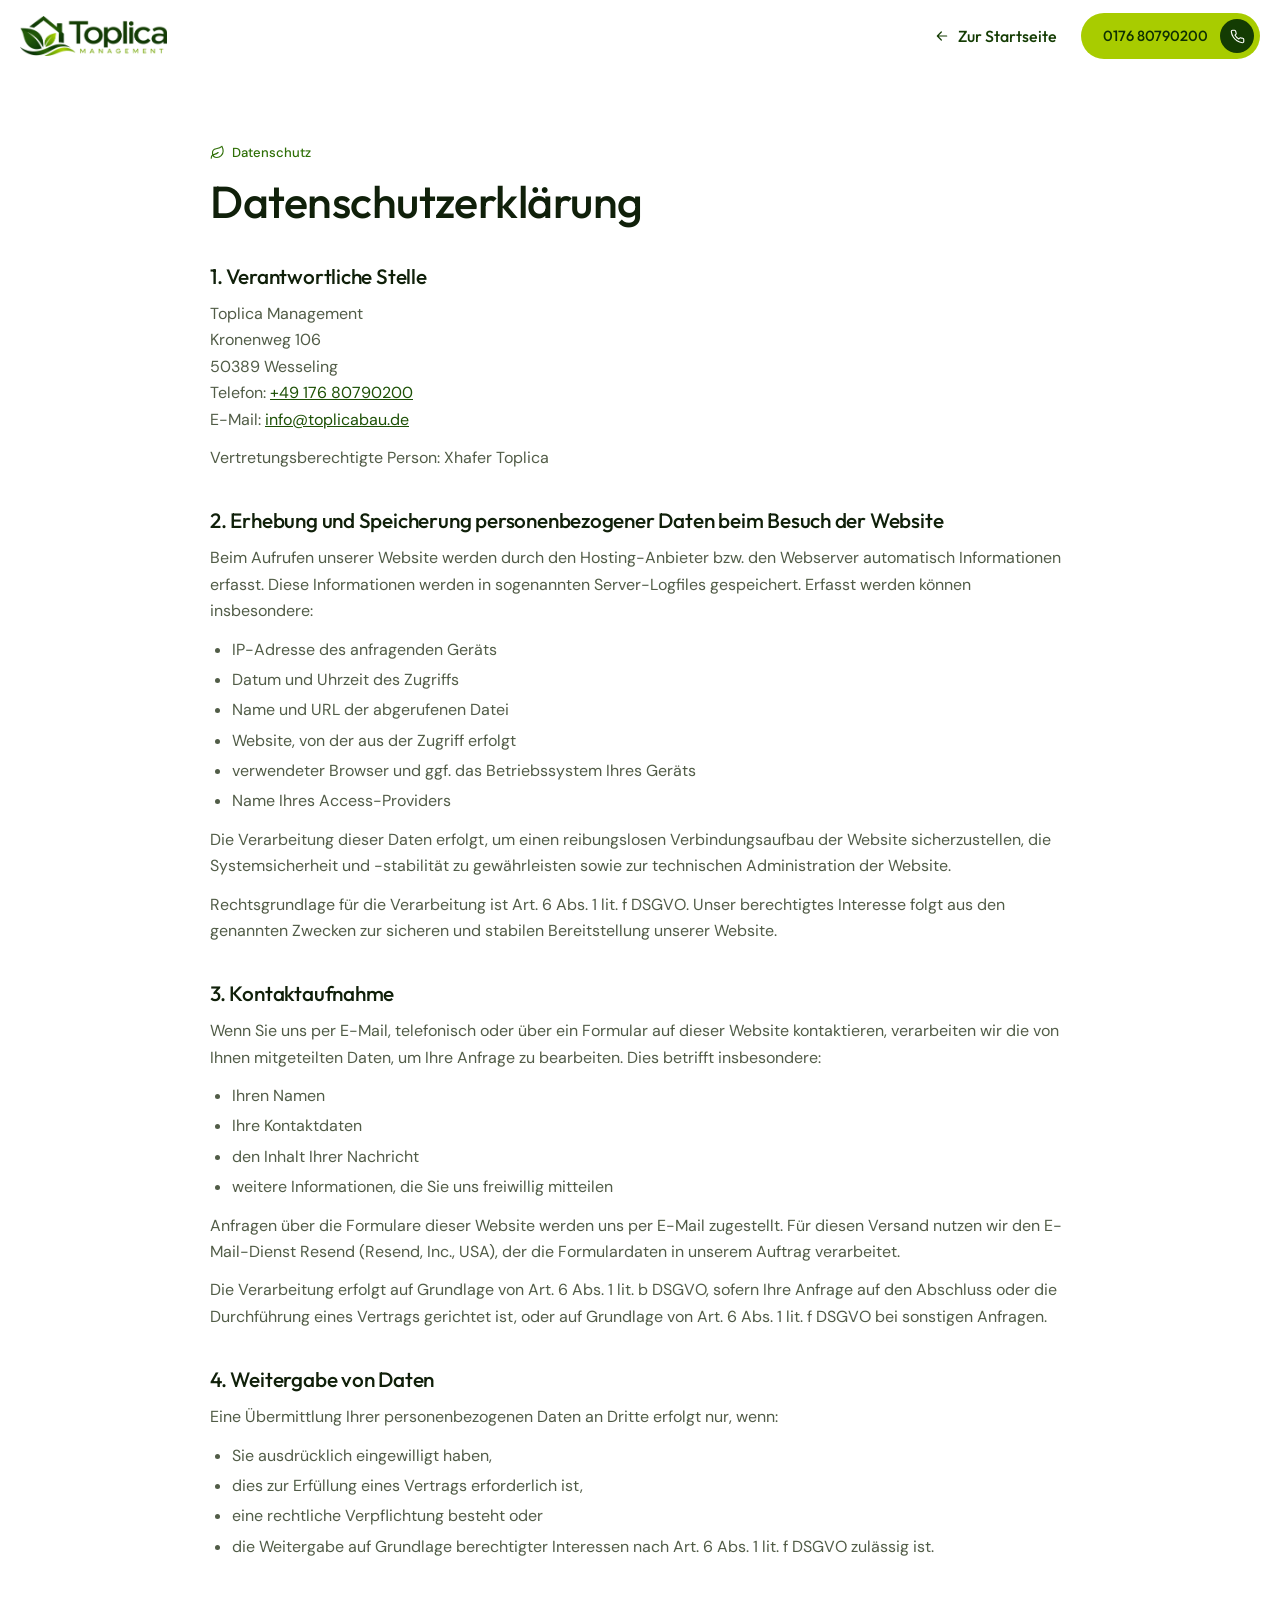
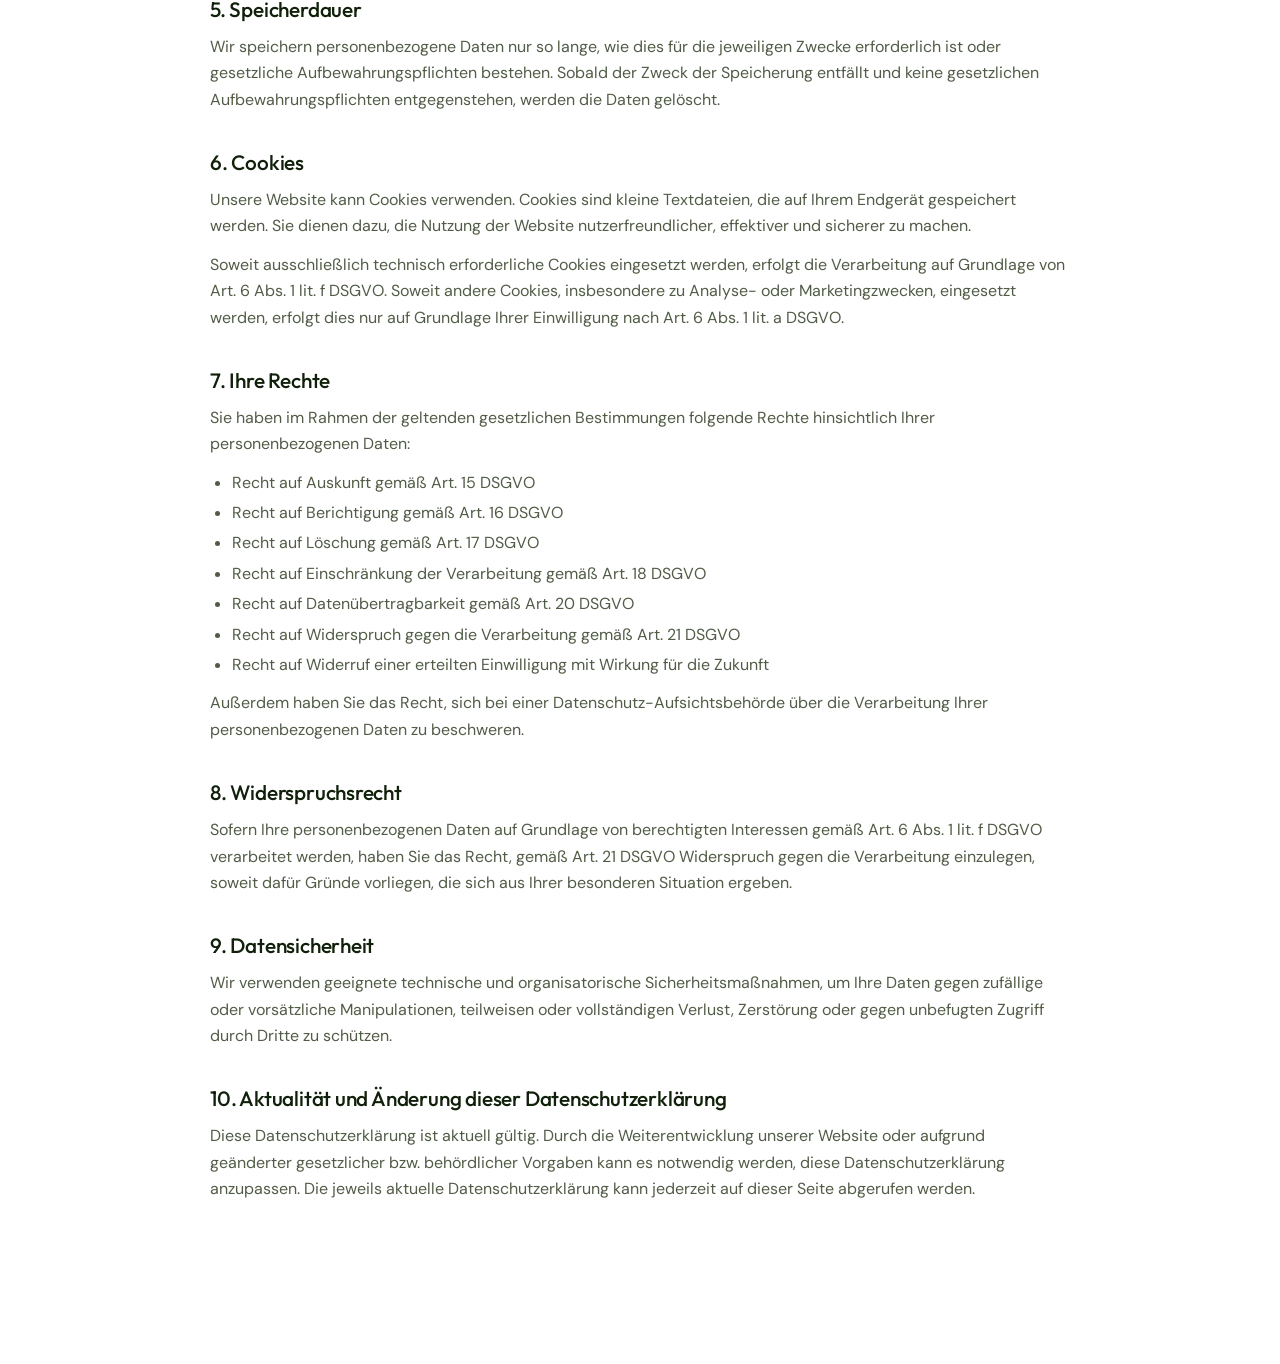
<file: datenschutz.html>
<!DOCTYPE html>
<html lang="de">
<head>
<meta charset="utf-8">
<meta name="viewport" content="width=device-width, initial-scale=1">
<title>Datenschutzerklärung | Toplica Management</title>
<meta name="robots" content="noindex">
<link rel="preconnect" href="https://fonts.googleapis.com">
<link rel="preconnect" href="https://fonts.gstatic.com" crossorigin>
<link href="https://fonts.googleapis.com/css2?family=DM+Sans:wght@400;500;600&family=Outfit:wght@400;500;600&display=swap" rel="stylesheet">
<link rel="stylesheet" href="assets/css/style.css?v=11">
<link rel="icon" type="image/png" href="assets/img/favicon.png">
<link rel="apple-touch-icon" href="assets/img/favicon.png">
</head>
<body class="legal-page">

<!-- Icon-Sprite -->
<svg xmlns="http://www.w3.org/2000/svg" style="display:none">
  <symbol id="leaf" viewBox="0 0 24 24"><path d="M11 20A7 7 0 0 1 9.8 6.1C15.5 5 17 4.5 19 2c1 2 2 4.2 2 8 0 5.5-4.8 10-10 10Z"/><path d="M2 21c0-3 1.9-5.4 5.1-6C9.5 14.5 12 13 13 12"/></symbol>
  <symbol id="arrow" viewBox="0 0 24 24"><path d="M5 12h14M13 6l6 6-6 6"/></symbol>
  <symbol id="chev" viewBox="0 0 24 24"><path d="m6 9 6 6 6-6"/></symbol>
  <symbol id="pin" viewBox="0 0 24 24"><path d="M20 10c0 6-8 12-8 12s-8-6-8-12a8 8 0 0 1 16 0Z"/><circle cx="12" cy="10" r="3"/></symbol>
  <symbol id="mail" viewBox="0 0 24 24"><rect x="2" y="4" width="20" height="16" rx="2"/><path d="m22 7-10 6L2 7"/></symbol>
  <symbol id="phone" viewBox="0 0 24 24"><path d="M22 16.9v3a2 2 0 0 1-2.2 2 19.8 19.8 0 0 1-8.6-3.1 19.5 19.5 0 0 1-6-6A19.8 19.8 0 0 1 2.1 4.2 2 2 0 0 1 4.1 2h3a2 2 0 0 1 2 1.7c.1 1 .4 1.9.7 2.8a2 2 0 0 1-.5 2.1L8.1 9.9a16 16 0 0 0 6 6l1.3-1.3a2 2 0 0 1 2.1-.4c.9.3 1.8.6 2.8.7a2 2 0 0 1 1.7 2Z"/></symbol>
  <symbol id="clock" viewBox="0 0 24 24"><circle cx="12" cy="12" r="10"/><path d="M12 6v6l4 2"/></symbol>
  <symbol id="check" viewBox="0 0 24 24"><circle cx="12" cy="12" r="10"/><path d="m8 12 3 3 5-6"/></symbol>
  <symbol id="star" viewBox="0 0 24 24"><path d="m12 2 3.1 6.3 6.9 1-5 4.9 1.2 6.8-6.2-3.2L5.8 21 7 14.200 2 9.300l6.900-1Z"/></symbol>
  <symbol id="tree" viewBox="0 0 24 24"><path d="M12 22v-7M9 22h6"/><path d="M12 2 6 9h3l-4 6h14l-4-6h3Z"/></symbol>
  <symbol id="scissors" viewBox="0 0 24 24"><circle cx="6" cy="6" r="3"/><circle cx="6" cy="18" r="3"/><path d="M20 4 8.100 15.900M14.500 14.500 20 20M8.100 8.100 12 12"/></symbol>
  <symbol id="grass" viewBox="0 0 24 24"><path d="M3 21h18M6 21c0-5-1-8-3-10 3 1 5 4 5 10M12 21c0-7-1-12 1-17 1 5 2 10 1 17M18 21c0-5 1-8 3-10-3 1-5 4-5 10"/></symbol>
  <symbol id="fence" viewBox="0 0 24 24"><path d="M4 21V7l2-3 2 3v14M10 21V7l2-3 2 3v14M16 21V7l2-3 2 3v14M2 10h20M2 17h20"/></symbol>
  <symbol id="wrench" viewBox="0 0 24 24"><path d="M14.700 6.300a4 4 0 0 0 5 5l-9.900 9.900a2.100 2.100 0 0 1-3-3l9.900-9.900a4 4 0 0 1 5-5l-3 3-1 3Z" transform="rotate(0)"/></symbol>
  <symbol id="snow" viewBox="0 0 24 24"><path d="M12 2v20M2 12h20M5 5l14 14M19 5 5 19M9 3l3 3 3-3M9 21l3-3 3 3M3 9l3 3-3 3M21 9l-3 3 3 3"/></symbol>
  <symbol id="truck" viewBox="0 0 24 24"><path d="M14 17V5H2v12h2M14 9h4l4 4v4h-2M10 17h4"/><circle cx="7" cy="17" r="2.500"/><circle cx="17.500" cy="17" r="2.500"/></symbol>
  <symbol id="bricks" viewBox="0 0 24 24"><rect x="3" y="4" width="18" height="16" rx="1.500"/><path d="M3 9.300h18M3 14.700h18M9 4v5.300M15 9.300v5.400M9 14.700V20"/></symbol>
  <symbol id="shield" viewBox="0 0 24 24"><path d="M12 22s8-4 8-10V5l-8-3-8 3v7c0 6 8 10 8 10Z"/><path d="m9 12 2 2 4-4"/></symbol>
  <symbol id="calendar" viewBox="0 0 24 24"><rect x="3" y="4" width="18" height="18" rx="2"/><path d="M16 2v4M8 2v4M3 10h18"/></symbol>
  <symbol id="user" viewBox="0 0 24 24"><circle cx="12" cy="8" r="4"/><path d="M4 21a8 8 0 0 1 16 0"/></symbol>
  <symbol id="users" viewBox="0 0 24 24"><circle cx="9" cy="8" r="3.500"/><path d="M2 21a7 7 0 0 1 14 0M16 4.500a3.500 3.500 0 0 1 0 7M18 14.500a7 7 0 0 1 4 6.500"/></symbol>
  <symbol id="award" viewBox="0 0 24 24"><circle cx="12" cy="9" r="6"/><path d="m8.500 14-1.500 8 5-3 5 3-1.500-8"/></symbol>
  <symbol id="home" viewBox="0 0 24 24"><path d="m3 10 9-7 9 7v10a1 1 0 0 1-1 1H4a1 1 0 0 1-1-1Z"/><path d="M9 21v-8h6v8"/></symbol>
  <symbol id="euro" viewBox="0 0 24 24"><path d="M18 6.500A7 7 0 1 0 18 17.500M4 10h10M4 14h9"/></symbol>
  <symbol id="menu" viewBox="0 0 24 24"><path d="M4 7h16M4 12h16M4 17h16"/></symbol>
  <symbol id="chat" viewBox="0 0 24 24"><path d="M21 11.500a8.400 8.400 0 0 1-12.300 7.400L3 21l2.100-5.700A8.400 8.400 0 1 1 21 11.500Z"/></symbol>
  <symbol id="fb" viewBox="0 0 24 24"><path d="M18 2h-3a5 5 0 0 0-5 5v3H7v4h3v8h4v-8h3l1-4h-4V7a1 1 0 0 1 1-1h3Z"/></symbol>
  <symbol id="ig" viewBox="0 0 24 24"><rect x="2" y="2" width="20" height="20" rx="5"/><circle cx="12" cy="12" r="4"/><path d="M17.500 6.500h.01"/></symbol>
  <symbol id="logo" viewBox="0 0 40 40"><rect width="40" height="40" rx="11" fill="#2c5410"/><path d="M11 27c0-10 7-15 18-15 0 11-5 18-15 18-1 0-2-.3-3-.8" fill="#c9dc2c"/><path d="M10 31c3-7 8-11 14-14" fill="none" stroke="#2c5410" stroke-width="2" stroke-linecap="round"/></symbol>
</svg>


<header class="nav">
  <div class="container">
    <a href="index.html" class="logo"><img src="assets/img/logo.webp" alt="Toplica Management" width="661" height="180"></a>
    <div class="legal-nav">
      <a href="index.html" class="back"><svg class="i" style="rotate:180deg"><use href="#arrow"/></svg> Zur Startseite</a>
      <a href="tel:+4917680790200" class="btn btn-lime">0176 80790200 <span class="ico"><svg class="i"><use href="#phone"/></svg></span></a>
    </div>
  </div>
</header>

<main class="legal">
  <div class="container">
    <span class="eyebrow"><svg class="i"><use href="#leaf"/></svg> Datenschutz</span>
    <h1>Datenschutzerklärung</h1>
    <h2>1. Verantwortliche Stelle</h2>
    <address>
      Toplica Management<br>
      Kronenweg 106<br>
      50389 Wesseling<br>
      Telefon: <a href="tel:+4917680790200">+49 176 80790200</a><br>
      E-Mail: <a href="mailto:info@toplicabau.de">info@toplicabau.de</a>
    </address>
    <p>Vertretungsberechtigte Person: Xhafer Toplica</p>

    <h2>2. Erhebung und Speicherung personenbezogener Daten beim Besuch der Website</h2>
    <p>Beim Aufrufen unserer Website werden durch den Hosting-Anbieter bzw. den Webserver automatisch Informationen erfasst. Diese Informationen werden in sogenannten Server-Logfiles gespeichert. Erfasst werden können insbesondere:</p>
    <ul>
      <li>IP-Adresse des anfragenden Geräts</li>
      <li>Datum und Uhrzeit des Zugriffs</li>
      <li>Name und URL der abgerufenen Datei</li>
      <li>Website, von der aus der Zugriff erfolgt</li>
      <li>verwendeter Browser und ggf. das Betriebssystem Ihres Geräts</li>
      <li>Name Ihres Access-Providers</li>
    </ul>
    <p>Die Verarbeitung dieser Daten erfolgt, um einen reibungslosen Verbindungsaufbau der Website sicherzustellen, die Systemsicherheit und -stabilität zu gewährleisten sowie zur technischen Administration der Website.</p>
    <p>Rechtsgrundlage für die Verarbeitung ist Art. 6 Abs. 1 lit. f DSGVO. Unser berechtigtes Interesse folgt aus den genannten Zwecken zur sicheren und stabilen Bereitstellung unserer Website.</p>

    <h2>3. Kontaktaufnahme</h2>
    <p>Wenn Sie uns per E-Mail, telefonisch oder über ein Formular auf dieser Website kontaktieren, verarbeiten wir die von Ihnen mitgeteilten Daten, um Ihre Anfrage zu bearbeiten. Dies betrifft insbesondere:</p>
    <ul>
      <li>Ihren Namen</li>
      <li>Ihre Kontaktdaten</li>
      <li>den Inhalt Ihrer Nachricht</li>
      <li>weitere Informationen, die Sie uns freiwillig mitteilen</li>
    </ul>
    <p>Anfragen über die Formulare dieser Website werden uns per E-Mail zugestellt. Für diesen Versand nutzen wir den E-Mail-Dienst Resend (Resend, Inc., USA), der die Formulardaten in unserem Auftrag verarbeitet.</p>
    <p>Die Verarbeitung erfolgt auf Grundlage von Art. 6 Abs. 1 lit. b DSGVO, sofern Ihre Anfrage auf den Abschluss oder die Durchführung eines Vertrags gerichtet ist, oder auf Grundlage von Art. 6 Abs. 1 lit. f DSGVO bei sonstigen Anfragen.</p>

    <h2>4. Weitergabe von Daten</h2>
    <p>Eine Übermittlung Ihrer personenbezogenen Daten an Dritte erfolgt nur, wenn:</p>
    <ul>
      <li>Sie ausdrücklich eingewilligt haben,</li>
      <li>dies zur Erfüllung eines Vertrags erforderlich ist,</li>
      <li>eine rechtliche Verpflichtung besteht oder</li>
      <li>die Weitergabe auf Grundlage berechtigter Interessen nach Art. 6 Abs. 1 lit. f DSGVO zulässig ist.</li>
    </ul>

    <h2>5. Speicherdauer</h2>
    <p>Wir speichern personenbezogene Daten nur so lange, wie dies für die jeweiligen Zwecke erforderlich ist oder gesetzliche Aufbewahrungspflichten bestehen. Sobald der Zweck der Speicherung entfällt und keine gesetzlichen Aufbewahrungspflichten entgegenstehen, werden die Daten gelöscht.</p>

    <h2>6. Cookies</h2>
    <p>Unsere Website kann Cookies verwenden. Cookies sind kleine Textdateien, die auf Ihrem Endgerät gespeichert werden. Sie dienen dazu, die Nutzung der Website nutzerfreundlicher, effektiver und sicherer zu machen.</p>
    <p>Soweit ausschließlich technisch erforderliche Cookies eingesetzt werden, erfolgt die Verarbeitung auf Grundlage von Art. 6 Abs. 1 lit. f DSGVO. Soweit andere Cookies, insbesondere zu Analyse- oder Marketingzwecken, eingesetzt werden, erfolgt dies nur auf Grundlage Ihrer Einwilligung nach Art. 6 Abs. 1 lit. a DSGVO.</p>

    <h2>7. Ihre Rechte</h2>
    <p>Sie haben im Rahmen der geltenden gesetzlichen Bestimmungen folgende Rechte hinsichtlich Ihrer personenbezogenen Daten:</p>
    <ul>
      <li>Recht auf Auskunft gemäß Art. 15 DSGVO</li>
      <li>Recht auf Berichtigung gemäß Art. 16 DSGVO</li>
      <li>Recht auf Löschung gemäß Art. 17 DSGVO</li>
      <li>Recht auf Einschränkung der Verarbeitung gemäß Art. 18 DSGVO</li>
      <li>Recht auf Datenübertragbarkeit gemäß Art. 20 DSGVO</li>
      <li>Recht auf Widerspruch gegen die Verarbeitung gemäß Art. 21 DSGVO</li>
      <li>Recht auf Widerruf einer erteilten Einwilligung mit Wirkung für die Zukunft</li>
    </ul>
    <p>Außerdem haben Sie das Recht, sich bei einer Datenschutz-Aufsichtsbehörde über die Verarbeitung Ihrer personenbezogenen Daten zu beschweren.</p>

    <h2>8. Widerspruchsrecht</h2>
    <p>Sofern Ihre personenbezogenen Daten auf Grundlage von berechtigten Interessen gemäß Art. 6 Abs. 1 lit. f DSGVO verarbeitet werden, haben Sie das Recht, gemäß Art. 21 DSGVO Widerspruch gegen die Verarbeitung einzulegen, soweit dafür Gründe vorliegen, die sich aus Ihrer besonderen Situation ergeben.</p>

    <h2>9. Datensicherheit</h2>
    <p>Wir verwenden geeignete technische und organisatorische Sicherheitsmaßnahmen, um Ihre Daten gegen zufällige oder vorsätzliche Manipulationen, teilweisen oder vollständigen Verlust, Zerstörung oder gegen unbefugten Zugriff durch Dritte zu schützen.</p>

    <h2>10. Aktualität und Änderung dieser Datenschutzerklärung</h2>
    <p>Diese Datenschutzerklärung ist aktuell gültig. Durch die Weiterentwicklung unserer Website oder aufgrund geänderter gesetzlicher bzw. behördlicher Vorgaben kann es notwendig werden, diese Datenschutzerklärung anzupassen. Die jeweils aktuelle Datenschutzerklärung kann jederzeit auf dieser Seite abgerufen werden.</p>

  </div>
</main>


</body>
</html>
</file>
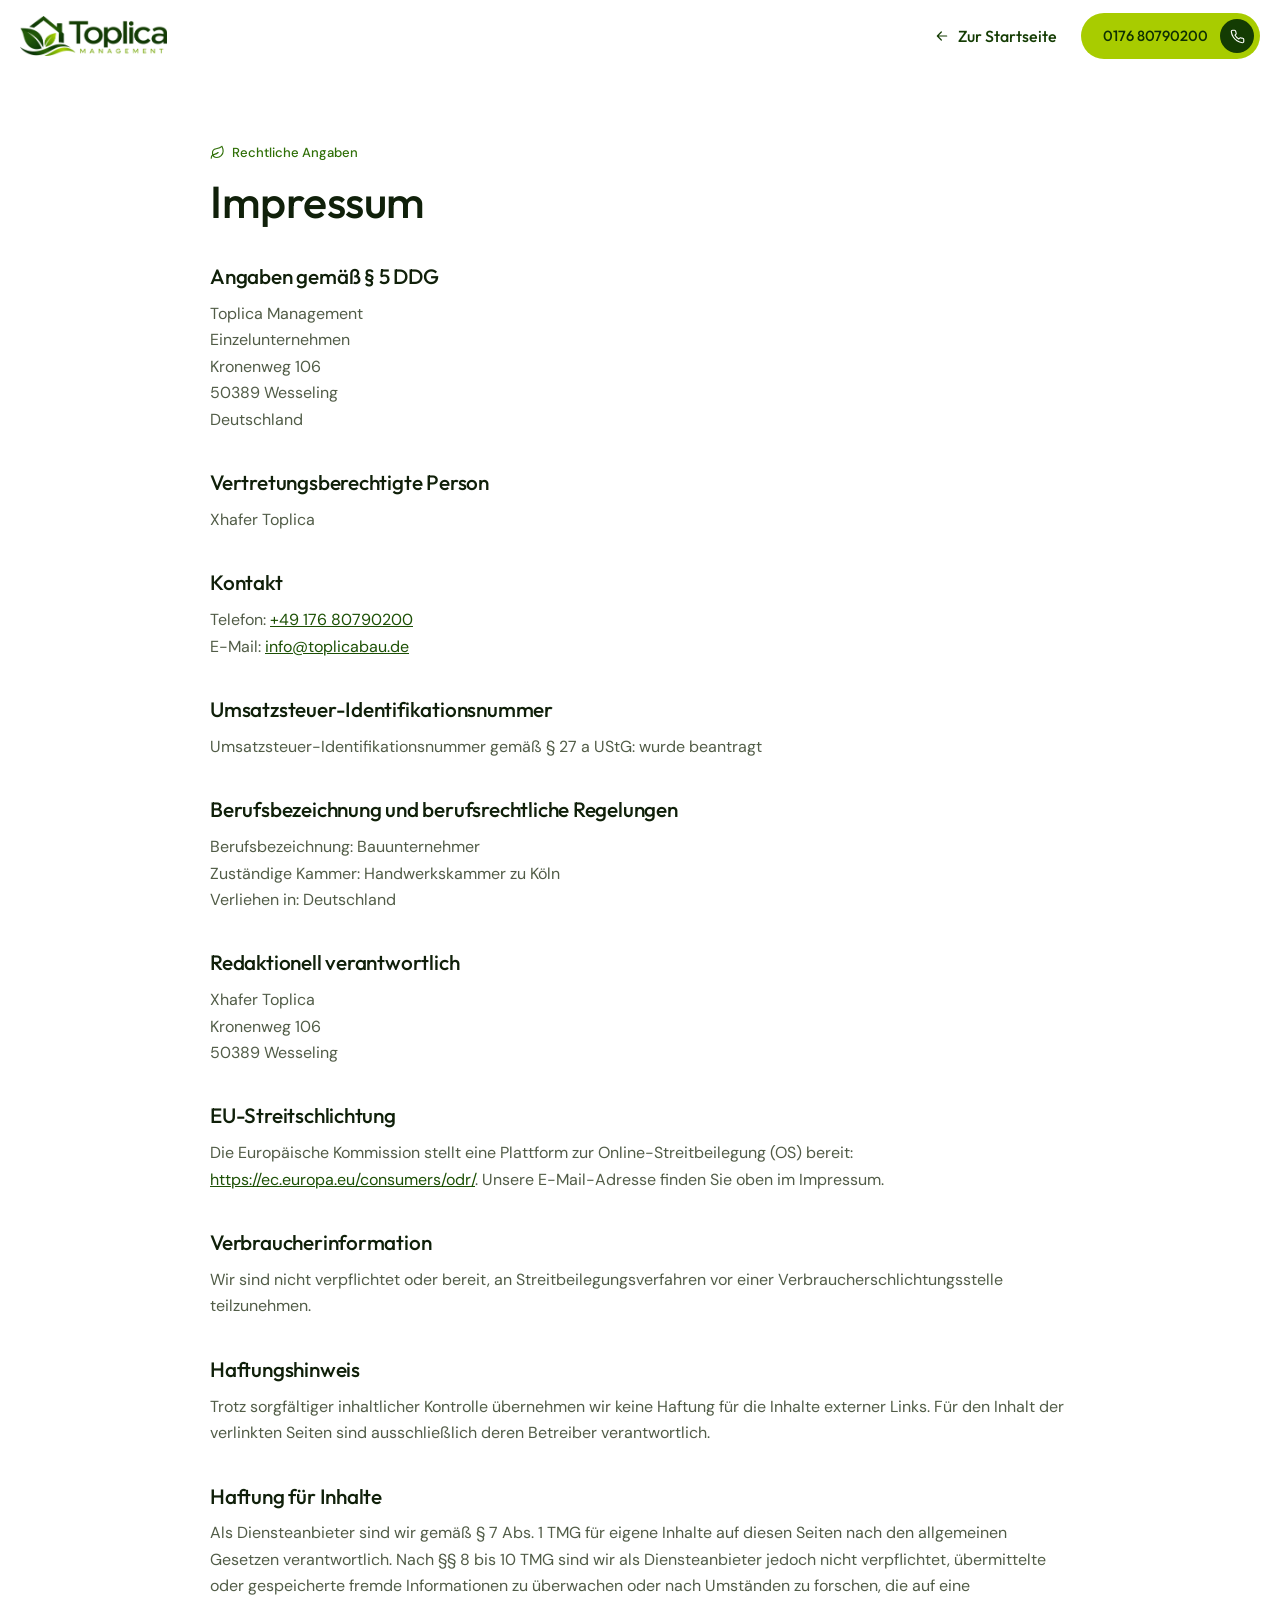
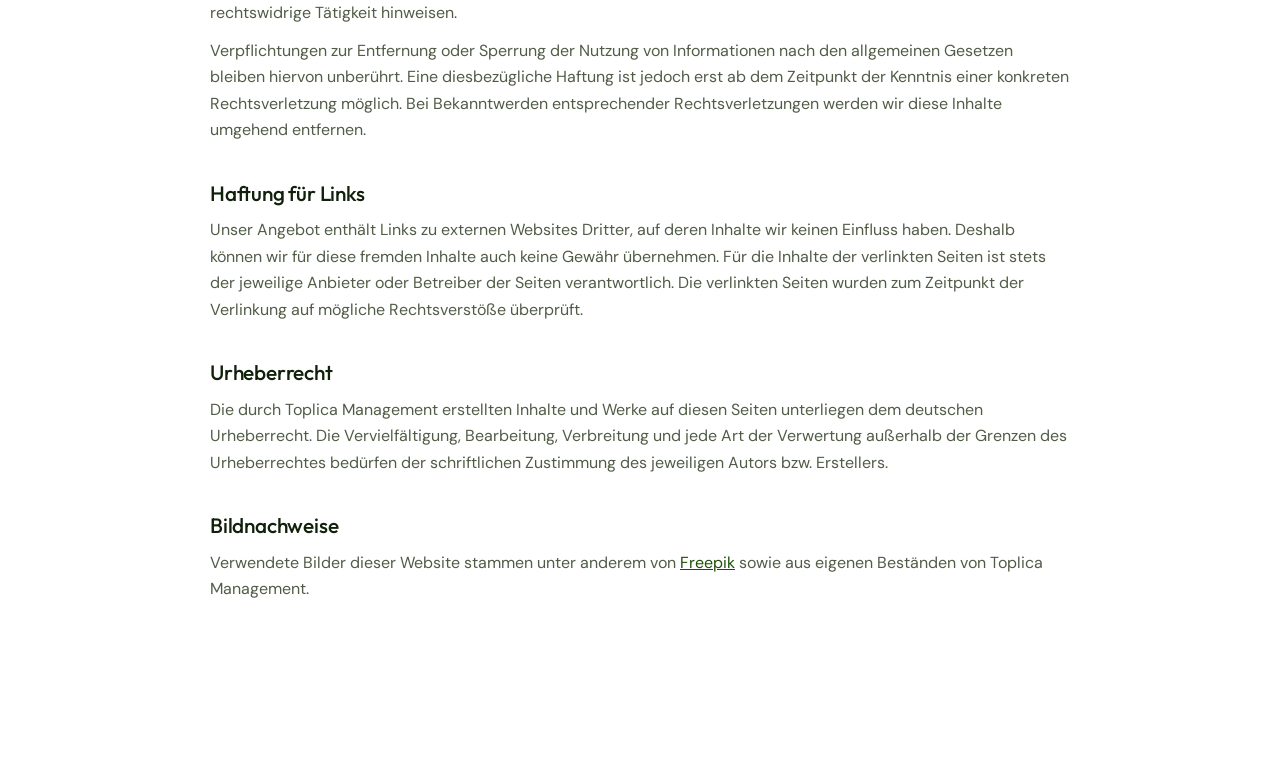
<file: impressum.html>
<!DOCTYPE html>
<html lang="de">
<head>
<meta charset="utf-8">
<meta name="viewport" content="width=device-width, initial-scale=1">
<title>Impressum | Toplica Management</title>
<meta name="robots" content="noindex">
<link rel="preconnect" href="https://fonts.googleapis.com">
<link rel="preconnect" href="https://fonts.gstatic.com" crossorigin>
<link href="https://fonts.googleapis.com/css2?family=DM+Sans:wght@400;500;600&family=Outfit:wght@400;500;600&display=swap" rel="stylesheet">
<link rel="stylesheet" href="assets/css/style.css?v=11">
<link rel="icon" type="image/png" href="assets/img/favicon.png">
<link rel="apple-touch-icon" href="assets/img/favicon.png">
</head>
<body class="legal-page">

<!-- Icon-Sprite -->
<svg xmlns="http://www.w3.org/2000/svg" style="display:none">
  <symbol id="leaf" viewBox="0 0 24 24"><path d="M11 20A7 7 0 0 1 9.8 6.1C15.5 5 17 4.5 19 2c1 2 2 4.2 2 8 0 5.5-4.8 10-10 10Z"/><path d="M2 21c0-3 1.9-5.4 5.1-6C9.5 14.5 12 13 13 12"/></symbol>
  <symbol id="arrow" viewBox="0 0 24 24"><path d="M5 12h14M13 6l6 6-6 6"/></symbol>
  <symbol id="chev" viewBox="0 0 24 24"><path d="m6 9 6 6 6-6"/></symbol>
  <symbol id="pin" viewBox="0 0 24 24"><path d="M20 10c0 6-8 12-8 12s-8-6-8-12a8 8 0 0 1 16 0Z"/><circle cx="12" cy="10" r="3"/></symbol>
  <symbol id="mail" viewBox="0 0 24 24"><rect x="2" y="4" width="20" height="16" rx="2"/><path d="m22 7-10 6L2 7"/></symbol>
  <symbol id="phone" viewBox="0 0 24 24"><path d="M22 16.9v3a2 2 0 0 1-2.2 2 19.8 19.8 0 0 1-8.6-3.1 19.5 19.5 0 0 1-6-6A19.8 19.8 0 0 1 2.1 4.2 2 2 0 0 1 4.1 2h3a2 2 0 0 1 2 1.7c.1 1 .4 1.9.7 2.8a2 2 0 0 1-.5 2.1L8.1 9.9a16 16 0 0 0 6 6l1.3-1.3a2 2 0 0 1 2.1-.4c.9.3 1.8.6 2.8.7a2 2 0 0 1 1.7 2Z"/></symbol>
  <symbol id="clock" viewBox="0 0 24 24"><circle cx="12" cy="12" r="10"/><path d="M12 6v6l4 2"/></symbol>
  <symbol id="check" viewBox="0 0 24 24"><circle cx="12" cy="12" r="10"/><path d="m8 12 3 3 5-6"/></symbol>
  <symbol id="star" viewBox="0 0 24 24"><path d="m12 2 3.1 6.3 6.9 1-5 4.9 1.2 6.8-6.2-3.2L5.8 21 7 14.200 2 9.300l6.900-1Z"/></symbol>
  <symbol id="tree" viewBox="0 0 24 24"><path d="M12 22v-7M9 22h6"/><path d="M12 2 6 9h3l-4 6h14l-4-6h3Z"/></symbol>
  <symbol id="scissors" viewBox="0 0 24 24"><circle cx="6" cy="6" r="3"/><circle cx="6" cy="18" r="3"/><path d="M20 4 8.100 15.900M14.500 14.500 20 20M8.100 8.100 12 12"/></symbol>
  <symbol id="grass" viewBox="0 0 24 24"><path d="M3 21h18M6 21c0-5-1-8-3-10 3 1 5 4 5 10M12 21c0-7-1-12 1-17 1 5 2 10 1 17M18 21c0-5 1-8 3-10-3 1-5 4-5 10"/></symbol>
  <symbol id="fence" viewBox="0 0 24 24"><path d="M4 21V7l2-3 2 3v14M10 21V7l2-3 2 3v14M16 21V7l2-3 2 3v14M2 10h20M2 17h20"/></symbol>
  <symbol id="wrench" viewBox="0 0 24 24"><path d="M14.700 6.300a4 4 0 0 0 5 5l-9.900 9.900a2.100 2.100 0 0 1-3-3l9.900-9.900a4 4 0 0 1 5-5l-3 3-1 3Z" transform="rotate(0)"/></symbol>
  <symbol id="snow" viewBox="0 0 24 24"><path d="M12 2v20M2 12h20M5 5l14 14M19 5 5 19M9 3l3 3 3-3M9 21l3-3 3 3M3 9l3 3-3 3M21 9l-3 3 3 3"/></symbol>
  <symbol id="truck" viewBox="0 0 24 24"><path d="M14 17V5H2v12h2M14 9h4l4 4v4h-2M10 17h4"/><circle cx="7" cy="17" r="2.500"/><circle cx="17.500" cy="17" r="2.500"/></symbol>
  <symbol id="bricks" viewBox="0 0 24 24"><rect x="3" y="4" width="18" height="16" rx="1.500"/><path d="M3 9.300h18M3 14.700h18M9 4v5.300M15 9.300v5.400M9 14.700V20"/></symbol>
  <symbol id="shield" viewBox="0 0 24 24"><path d="M12 22s8-4 8-10V5l-8-3-8 3v7c0 6 8 10 8 10Z"/><path d="m9 12 2 2 4-4"/></symbol>
  <symbol id="calendar" viewBox="0 0 24 24"><rect x="3" y="4" width="18" height="18" rx="2"/><path d="M16 2v4M8 2v4M3 10h18"/></symbol>
  <symbol id="user" viewBox="0 0 24 24"><circle cx="12" cy="8" r="4"/><path d="M4 21a8 8 0 0 1 16 0"/></symbol>
  <symbol id="users" viewBox="0 0 24 24"><circle cx="9" cy="8" r="3.500"/><path d="M2 21a7 7 0 0 1 14 0M16 4.500a3.500 3.500 0 0 1 0 7M18 14.500a7 7 0 0 1 4 6.500"/></symbol>
  <symbol id="award" viewBox="0 0 24 24"><circle cx="12" cy="9" r="6"/><path d="m8.500 14-1.500 8 5-3 5 3-1.500-8"/></symbol>
  <symbol id="home" viewBox="0 0 24 24"><path d="m3 10 9-7 9 7v10a1 1 0 0 1-1 1H4a1 1 0 0 1-1-1Z"/><path d="M9 21v-8h6v8"/></symbol>
  <symbol id="euro" viewBox="0 0 24 24"><path d="M18 6.500A7 7 0 1 0 18 17.500M4 10h10M4 14h9"/></symbol>
  <symbol id="menu" viewBox="0 0 24 24"><path d="M4 7h16M4 12h16M4 17h16"/></symbol>
  <symbol id="chat" viewBox="0 0 24 24"><path d="M21 11.500a8.400 8.400 0 0 1-12.300 7.400L3 21l2.100-5.700A8.400 8.400 0 1 1 21 11.500Z"/></symbol>
  <symbol id="fb" viewBox="0 0 24 24"><path d="M18 2h-3a5 5 0 0 0-5 5v3H7v4h3v8h4v-8h3l1-4h-4V7a1 1 0 0 1 1-1h3Z"/></symbol>
  <symbol id="ig" viewBox="0 0 24 24"><rect x="2" y="2" width="20" height="20" rx="5"/><circle cx="12" cy="12" r="4"/><path d="M17.500 6.500h.01"/></symbol>
  <symbol id="logo" viewBox="0 0 40 40"><rect width="40" height="40" rx="11" fill="#2c5410"/><path d="M11 27c0-10 7-15 18-15 0 11-5 18-15 18-1 0-2-.3-3-.8" fill="#c9dc2c"/><path d="M10 31c3-7 8-11 14-14" fill="none" stroke="#2c5410" stroke-width="2" stroke-linecap="round"/></symbol>
</svg>


<header class="nav">
  <div class="container">
    <a href="index.html" class="logo"><img src="assets/img/logo.webp" alt="Toplica Management" width="661" height="180"></a>
    <div class="legal-nav">
      <a href="index.html" class="back"><svg class="i" style="rotate:180deg"><use href="#arrow"/></svg> Zur Startseite</a>
      <a href="tel:+4917680790200" class="btn btn-lime">0176 80790200 <span class="ico"><svg class="i"><use href="#phone"/></svg></span></a>
    </div>
  </div>
</header>

<main class="legal">
  <div class="container">
    <span class="eyebrow"><svg class="i"><use href="#leaf"/></svg> Rechtliche Angaben</span>
    <h1>Impressum</h1>
    <h2>Angaben gemäß § 5 DDG</h2>
    <address>
      Toplica Management<br>
      Einzelunternehmen<br>
      Kronenweg 106<br>
      50389 Wesseling<br>
      Deutschland
    </address>

    <h2>Vertretungsberechtigte Person</h2>
    <p>Xhafer Toplica</p>

    <h2>Kontakt</h2>
    <p>
      Telefon: <a href="tel:+4917680790200">+49 176 80790200</a><br>
      E-Mail: <a href="mailto:info@toplicabau.de">info@toplicabau.de</a>
    </p>

    <h2>Umsatzsteuer-Identifikationsnummer</h2>
    <p>Umsatzsteuer-Identifikationsnummer gemäß § 27 a UStG: wurde beantragt</p>

    <h2>Berufsbezeichnung und berufsrechtliche Regelungen</h2>
    <p>
      Berufsbezeichnung: Bauunternehmer<br>
      Zuständige Kammer: Handwerkskammer zu Köln<br>
      Verliehen in: Deutschland
    </p>

    <h2>Redaktionell verantwortlich</h2>
    <address>
      Xhafer Toplica<br>
      Kronenweg 106<br>
      50389 Wesseling
    </address>

    <h2>EU-Streitschlichtung</h2>
    <p>Die Europäische Kommission stellt eine Plattform zur Online-Streitbeilegung (OS) bereit: <a href="https://ec.europa.eu/consumers/odr/" rel="noopener">https://ec.europa.eu/consumers/odr/</a>. Unsere E-Mail-Adresse finden Sie oben im Impressum.</p>

    <h2>Verbraucherinformation</h2>
    <p>Wir sind nicht verpflichtet oder bereit, an Streitbeilegungsverfahren vor einer Verbraucherschlichtungsstelle teilzunehmen.</p>

    <h2>Haftungshinweis</h2>
    <p>Trotz sorgfältiger inhaltlicher Kontrolle übernehmen wir keine Haftung für die Inhalte externer Links. Für den Inhalt der verlinkten Seiten sind ausschließlich deren Betreiber verantwortlich.</p>

    <h2>Haftung für Inhalte</h2>
    <p>Als Diensteanbieter sind wir gemäß § 7 Abs. 1 TMG für eigene Inhalte auf diesen Seiten nach den allgemeinen Gesetzen verantwortlich. Nach §§ 8 bis 10 TMG sind wir als Diensteanbieter jedoch nicht verpflichtet, übermittelte oder gespeicherte fremde Informationen zu überwachen oder nach Umständen zu forschen, die auf eine rechtswidrige Tätigkeit hinweisen.</p>
    <p>Verpflichtungen zur Entfernung oder Sperrung der Nutzung von Informationen nach den allgemeinen Gesetzen bleiben hiervon unberührt. Eine diesbezügliche Haftung ist jedoch erst ab dem Zeitpunkt der Kenntnis einer konkreten Rechtsverletzung möglich. Bei Bekanntwerden entsprechender Rechtsverletzungen werden wir diese Inhalte umgehend entfernen.</p>

    <h2>Haftung für Links</h2>
    <p>Unser Angebot enthält Links zu externen Websites Dritter, auf deren Inhalte wir keinen Einfluss haben. Deshalb können wir für diese fremden Inhalte auch keine Gewähr übernehmen. Für die Inhalte der verlinkten Seiten ist stets der jeweilige Anbieter oder Betreiber der Seiten verantwortlich. Die verlinkten Seiten wurden zum Zeitpunkt der Verlinkung auf mögliche Rechtsverstöße überprüft.</p>

    <h2>Urheberrecht</h2>
    <p>Die durch Toplica Management erstellten Inhalte und Werke auf diesen Seiten unterliegen dem deutschen Urheberrecht. Die Vervielfältigung, Bearbeitung, Verbreitung und jede Art der Verwertung außerhalb der Grenzen des Urheberrechtes bedürfen der schriftlichen Zustimmung des jeweiligen Autors bzw. Erstellers.</p>

    <h2>Bildnachweise</h2>
    <p>Verwendete Bilder dieser Website stammen unter anderem von <a href="https://www.freepik.com" rel="noopener">Freepik</a> sowie aus eigenen Beständen von Toplica Management.</p>

  </div>
</main>


</body>
</html>
</file>
<file: assets/css/style.css>
/* Toplica Management – Garten- & Hausmeisterservice */
:root {
  --green-900: #0f3002;
  --green-800: #143c03;
  --green-700: #1c5005;
  --green-600: #2f6f07;
  --green-500: #5f9a00;
  --lime: #a8cc00;
  --lime-dark: #93b800;
  --sage-50: #f5f8ee;
  --sage-100: #eef4e1;
  --sage-200: #dde8c9;
  --ink: #10200a;
  --text: #515c47;
  --line: #e1e8d5;
  --white: #fff;
  --radius: 14px;
  --radius-lg: 20px;
  --shadow: 0 18px 50px -22px rgba(15, 48, 2, .35);
  --shadow-sm: 0 8px 24px -14px rgba(15, 48, 2, .3);
  --container: 1700px;
  --font-head: "Outfit", "Segoe UI", sans-serif;
  --font-body: "DM Sans", "Segoe UI", sans-serif;
}

*, *::before, *::after { box-sizing: border-box; }
html { scroll-behavior: smooth; scroll-padding-top: 90px; }
body {
  margin: 0;
  font-family: var(--font-body);
  font-size: 16px;
  line-height: 1.65;
  color: var(--text);
  background: var(--white);
  -webkit-font-smoothing: antialiased;
  overflow-x: hidden;
}
img { max-width: 100%; display: block; }
a { color: inherit; text-decoration: none; }
ul { list-style: none; margin: 0; padding: 0; }
h1, h2, h3, h4 { font-family: var(--font-head); color: var(--ink); margin: 0; line-height: 1.15; font-weight: 500; letter-spacing: -.01em; }
h2 { font-size: clamp(1.8rem, 3.2vw, 2.6rem); }
p { margin: 0; }
button, input, select, textarea { font: inherit; color: inherit; }
svg.i { width: 1em; height: 1em; fill: none; stroke: currentColor; stroke-width: 1.8; stroke-linecap: round; stroke-linejoin: round; flex: none; }

.container { width: min(var(--container), 100% - 40px); margin-inline: auto; }
.section { padding: 100px 0; }
.bg-sage { background: var(--sage-100); }

.eyebrow { display: inline-flex; align-items: center; gap: 7px; font-size: .82rem; font-weight: 500; color: var(--green-600); margin-bottom: 12px; }
.eyebrow svg { font-size: 15px; }
.lead { max-width: 560px; }
.section-head { text-align: center; max-width: 620px; margin: 0 auto 52px; }
.section-head p { margin-top: 16px; }
.split-head { display: flex; justify-content: space-between; align-items: flex-end; gap: 40px; margin-bottom: 48px; }
.split-head h2 { max-width: 480px; }
.split-head .side { display: flex; align-items: center; gap: 28px; max-width: 520px; }
.split-head .side p { font-size: .93rem; }

/* Buttons */
.btn {
  display: inline-flex; align-items: center; gap: 12px;
  padding: 6px 6px 6px 22px; border-radius: 999px; border: 0; cursor: pointer;
  font-family: var(--font-head); font-weight: 500; font-size: .92rem; white-space: nowrap;
  background: var(--green-800); color: #fff;
  transition: background .25s, transform .25s, box-shadow .25s;
}
.btn .ico { width: 34px; height: 34px; border-radius: 50%; display: grid; place-items: center; background: var(--lime); color: var(--green-900); font-size: 15px; transition: transform .3s; }
.btn:hover { background: var(--green-900); transform: translateY(-2px); box-shadow: var(--shadow-sm); }
.btn:hover .ico { transform: rotate(-35deg); }
.btn-lime { background: var(--lime); color: var(--green-900); }
.btn-lime .ico { background: var(--green-800); color: #fff; }
.btn-lime:hover { background: var(--lime-dark); }
.btn-sm { font-size: .84rem; padding-left: 18px; }
.btn-sm .ico { width: 28px; height: 28px; font-size: 13px; }

/* Topbar + Nav */
.topbar { background: var(--sage-100); font-size: .8rem; color: var(--green-800); }
.topbar .container { display: flex; justify-content: space-between; align-items: center; height: 40px; }
.topbar ul { display: flex; gap: 26px; align-items: center; }
.topbar li, .topbar a { display: inline-flex; align-items: center; gap: 7px; }
.topbar a:hover { color: var(--green-600); }
.topbar .social { gap: 14px; }
.topbar .social svg { font-size: 14px; }

.nav { position: sticky; top: 0; z-index: 50; background: rgba(255,255,255,.94); backdrop-filter: blur(10px); transition: box-shadow .3s; }
.nav.scrolled { box-shadow: 0 6px 30px -18px rgba(15,48,2,.5); }
.nav .container { display: flex; align-items: center; justify-content: space-between; height: 74px; }
.logo { display: inline-flex; align-items: center; gap: 9px; font-family: var(--font-head); font-size: 1.32rem; font-weight: 600; color: var(--green-900); letter-spacing: -.02em; }
.logo svg { width: 34px; height: 34px; }
.logo b { font-weight: inherit; }
.logo span { color: var(--green-500); font-weight: 400; }
.nav-links { display: flex; gap: 34px; font-size: .92rem; font-weight: 500; color: var(--ink); }
.nav-links a { position: relative; padding: 6px 0; }
.nav-links a::after { content: ""; position: absolute; left: 0; bottom: 0; width: 100%; height: 2px; background: var(--green-500); transform: scaleX(0); transform-origin: left; transition: transform .3s; }
.nav-links a:hover::after { transform: scaleX(1); }
.burger { display: none; width: 44px; height: 44px; border: 0; border-radius: 50%; background: var(--sage-100); color: var(--green-900); font-size: 20px; cursor: pointer; place-items: center; }

/* Hero */
.hero { position: relative; color: #fff; text-align: center; padding: 130px 0 250px; isolation: isolate; }
.hero-bg { position: absolute; inset: 0; z-index: -2; object-fit: cover; width: 100%; height: 100%; }
.hero::before { content: ""; position: absolute; inset: 0; z-index: -1; background: linear-gradient(180deg, rgba(10,36,2,.5) 0%, rgba(10,36,2,.28) 45%, rgba(10,36,2,.5) 100%); }
.hero-curve { position: absolute; left: 0; bottom: -1px; width: 100%; height: 90px; z-index: -1; display: block; }
.hero h1 { color: #fff; font-size: clamp(2.3rem, 5.2vw, 4rem); max-width: 760px; margin: 0 auto; text-shadow: 0 2px 30px rgba(0,0,0,.25); }
.hero p { max-width: 520px; margin: 22px auto 34px; color: rgba(255,255,255,.92); font-size: 1.02rem; }
.hero-actions { display: flex; gap: 22px; justify-content: center; align-items: center; flex-wrap: wrap; }
.hero-phone { display: inline-flex; align-items: center; gap: 10px; font-family: var(--font-head); font-weight: 500; }
.hero-phone svg { font-size: 18px; color: var(--lime); }

.features { position: relative; margin-top: -150px; z-index: 2; }
.features-card { display: grid; grid-template-columns: repeat(3, 1fr) 1.05fr; background: #fff; border-radius: var(--radius); box-shadow: var(--shadow); }
.feature { padding: 30px 28px; border-right: 1px solid var(--line); }
.feature:nth-child(3) { border-right: 0; }
.feature-top { display: flex; align-items: center; gap: 12px; margin-bottom: 12px; }
.feature-top svg { font-size: 28px; color: var(--green-600); }
.feature h3 { font-size: 1.02rem; font-weight: 600; line-height: 1.25; }
.feature p { font-size: .88rem; }
.feature-highlight { background: var(--green-500); color: #fff; border-radius: var(--radius); padding: 14px 14px 26px; margin: -70px 0 0; box-shadow: var(--shadow); display: block; transition: transform .3s; }
.feature-highlight:hover { transform: translateY(-5px); }
.feature-highlight .thumb { position: relative; border-radius: 10px; overflow: hidden; margin-bottom: 18px; }
.feature-highlight img { aspect-ratio: 16/10; object-fit: cover; width: 100%; }
.feature-highlight .thumb span { position: absolute; inset: 0; margin: auto; width: 46px; height: 46px; border-radius: 50%; background: #fff; color: var(--green-700); display: grid; place-items: center; font-size: 18px; box-shadow: 0 0 0 8px rgba(255,255,255,.3); }
.feature-highlight h3 { color: #fff; font-size: 1.02rem; font-weight: 600; padding: 0 12px; display: flex; gap: 10px; align-items: center; }
.feature-highlight h3 svg { font-size: 26px; color: var(--lime); }
.feature-highlight p { font-size: .88rem; padding: 10px 12px 0; color: rgba(255,255,255,.9); }

/* Kunden */
.clients { display: grid; grid-template-columns: 1.15fr 1fr; gap: 70px; align-items: center; }
.clients h2 + p { margin: 16px 0 34px; }
.logo-grid { display: grid; grid-template-columns: repeat(3, 1fr); gap: 16px; }
.logo-tile { height: 74px; border: 1px solid var(--line); border-radius: 10px; display: flex; align-items: center; justify-content: center; gap: 8px; font-family: var(--font-head); font-weight: 600; font-size: .9rem; color: #3d4a2f; background: #fff; padding: 0 8px; white-space: nowrap; transition: border-color .3s, transform .3s; }
.logo-tile:hover { border-color: var(--green-500); transform: translateY(-3px); }
.logo-tile svg { font-size: 22px; color: var(--green-600); }
.logo-tile small { font-weight: 400; color: #8a937c; font-size: .9rem; }
.logo-tile.more { flex-direction: column; gap: 0; background: var(--green-500); border-color: var(--green-500); color: #fff; line-height: 1.2; }
.logo-tile.more b { font-size: 1.25rem; font-weight: 600; }
.logo-tile.more span { font-size: .76rem; font-weight: 400; font-family: var(--font-body); }
.owner { position: relative; border-radius: var(--radius-lg); overflow: hidden; background: var(--green-500); margin: 0; }
.owner img { width: 100%; aspect-ratio: 1/1.02; object-fit: cover; object-position: center 20%; }
.owner figcaption { position: absolute; left: 0; right: 0; bottom: 0; padding: 70px 30px 28px; color: #fff; background: linear-gradient(180deg, transparent, rgba(28,80,5,.95) 55%); }
.owner .qmark { position: absolute; top: 22px; left: 26px; font-family: var(--font-head); font-size: 3.4rem; line-height: 1; color: var(--lime); }
.owner blockquote { margin: 0 0 14px; font-family: var(--font-head); font-size: 1.12rem; line-height: 1.45; }
.owner cite { font-style: normal; font-size: .85rem; display: flex; align-items: center; gap: 10px; opacity: .92; }
.owner cite::before { content: ""; width: 34px; height: 1px; background: #fff; }

/* Über uns */
.about { display: grid; grid-template-columns: 1fr 1fr; gap: 28px; align-items: stretch; }
.stats-card { position: relative; border-radius: var(--radius-lg); overflow: hidden; display: grid; place-items: center; padding: 56px 40px; min-height: 480px; }
.stats-card > img { position: absolute; inset: 0; width: 100%; height: 100%; object-fit: cover; }
.stats-grid { position: relative; display: grid; grid-template-columns: 1fr 1fr; width: min(340px, 100%); border-radius: var(--radius); overflow: hidden; box-shadow: var(--shadow); }
.stat { background: #fff; aspect-ratio: 1; display: flex; flex-direction: column; align-items: center; justify-content: center; text-align: center; padding: 14px; }
.stat:nth-child(2), .stat:nth-child(3) { background: var(--lime); }
.stat svg { font-size: 30px; color: var(--green-700); margin-bottom: 8px; }
.stat b { font-family: var(--font-head); font-size: 2.3rem; font-weight: 500; color: var(--ink); line-height: 1.1; }
.stat span { font-size: .8rem; color: var(--ink); opacity: .75; }
.about-card { background: var(--sage-100); border-radius: var(--radius-lg); padding: 56px 52px; display: flex; flex-direction: column; justify-content: center; align-items: flex-start; }
.about-card h2 { margin-bottom: 18px; }
.about-card p + p { margin-top: 12px; }
.about-imgs { display: grid; grid-template-columns: 1.6fr 1fr; gap: 16px; margin: 28px 0 30px; width: 100%; }
.about-imgs img { border-radius: 10px; height: 150px; width: 100%; object-fit: cover; }
.checks { display: grid; grid-template-columns: 1fr 1fr; gap: 8px 20px; margin-top: 20px; font-size: .92rem; color: var(--ink); font-weight: 500; }
.checks li { display: flex; align-items: center; gap: 9px; }
.checks svg { color: var(--green-600); font-size: 18px; }

/* Leistungen */
.services { display: grid; grid-template-columns: repeat(3, 1fr); gap: 26px; }
.service { background: #fff; border-radius: var(--radius); overflow: hidden; text-align: center; display: flex; flex-direction: column; transition: transform .35s, box-shadow .35s; }
.service:hover { transform: translateY(-6px); box-shadow: var(--shadow); }
.service header { background: var(--green-500); color: #fff; display: flex; align-items: center; justify-content: center; gap: 10px; padding: 15px 14px; }
.service header svg { font-size: 22px; color: var(--lime); }
.service h3 { color: #fff; font-size: 1.02rem; font-weight: 500; }
.service .pic { overflow: hidden; }
.service img { width: 100%; aspect-ratio: 16/10.5; object-fit: cover; transition: transform .6s; }
.service:hover img { transform: scale(1.06); }
.service .body { padding: 22px 26px 28px; display: flex; flex-direction: column; align-items: center; gap: 18px; flex: 1; }
.service p { font-size: .9rem; flex: 1; }

/* Ablauf / Accordion */
.process { display: grid; grid-template-columns: .62fr 1fr 1.15fr; gap: 28px; align-items: stretch; }
.process-intro { display: flex; flex-direction: column; justify-content: space-between; font-size: .93rem; }
.process-intro .big { font-family: var(--font-head); font-size: 3.4rem; color: var(--green-700); line-height: 1; }
.process-intro small { display: block; margin-top: 6px; font-size: .85rem; }
.process-img { border-radius: var(--radius-lg); overflow: hidden; min-height: 460px; }
.process-img img { width: 100%; height: 100%; object-fit: cover; }
.acc { display: flex; flex-direction: column; gap: 10px; }
.acc-item { background: var(--sage-100); border-radius: 10px; transition: background .3s; }
.acc-item button { all: unset; box-sizing: border-box; width: 100%; cursor: pointer; display: flex; justify-content: space-between; align-items: center; gap: 16px; padding: 17px 20px 17px 26px; font-family: var(--font-head); font-weight: 500; font-size: 1rem; color: var(--green-800); }
.acc-item button:focus-visible { outline: 2px solid var(--green-500); border-radius: 10px; }
.acc-item .ico { width: 28px; height: 28px; border-radius: 50%; background: #fff; display: grid; place-items: center; color: var(--green-700); font-size: 13px; transition: transform .3s; flex: none; }
.acc-panel { display: grid; grid-template-rows: 0fr; transition: grid-template-rows .35s ease; }
.acc-panel > div { overflow: hidden; }
.acc-panel p { padding: 0 60px 22px 26px; font-size: .9rem; }
.acc-item.open { background: var(--green-700); }
.acc-item.open button { color: #fff; }
.acc-item.open p { color: rgba(255,255,255,.88); }
.acc-item.open .acc-panel { grid-template-rows: 1fr; }
.acc-item.open .ico { transform: rotate(-90deg); }

/* Projekte */
.gallery { display: grid; grid-template-columns: repeat(4, 1fr); grid-auto-rows: 230px; gap: 18px; }
.gallery figure { margin: 0; position: relative; border-radius: var(--radius); overflow: hidden; }
.gallery figure:nth-child(1) { grid-column: span 2; grid-row: span 2; }
.gallery img { width: 100%; height: 100%; object-fit: cover; transition: transform .7s; }
.gallery figure:hover img { transform: scale(1.06); }
.gallery figcaption { position: absolute; left: 12px; bottom: 12px; background: #fff; color: var(--ink); font-size: .8rem; font-weight: 500; padding: 6px 14px; border-radius: 999px; display: flex; align-items: center; gap: 7px; }
.gallery figcaption svg { color: var(--green-600); font-size: 14px; }

/* Standort */
.location { position: relative; padding: 0 0 100px; }
.location-banner { position: relative; height: 330px; color: #fff; text-align: center; padding-top: 56px; isolation: isolate; }
.location-banner img { position: absolute; inset: 0; width: 100%; height: 100%; object-fit: cover; z-index: -2; }
.location-banner::after { content: ""; position: absolute; inset: 0; background: linear-gradient(180deg, rgba(15,48,2,.55), rgba(15,48,2,.15)); z-index: -1; }
.location-banner .eyebrow { color: var(--lime); }
.location-banner h2 { color: #fff; }
.location-grid { display: grid; grid-template-columns: .9fr 1.6fr; gap: 24px; margin-top: -130px; position: relative; }
.office { background: #fff; border-radius: var(--radius); box-shadow: var(--shadow); padding: 34px 32px; display: flex; flex-direction: column; }
.office h3 { font-size: 1.3rem; margin-bottom: 22px; }
.office li { display: flex; gap: 14px; align-items: flex-start; margin-bottom: 16px; font-size: .92rem; color: var(--ink); }
.office li > span { width: 36px; height: 36px; border-radius: 50%; background: var(--green-500); color: #fff; display: grid; place-items: center; font-size: 15px; flex: none; }
.office li small { display: block; color: var(--text); font-size: .78rem; }
.office .btn { align-self: flex-start; margin-top: auto; }
.map { border-radius: var(--radius); overflow: hidden; box-shadow: var(--shadow); min-height: 380px; background: var(--sage-100); border: 8px solid #fff; }
.map iframe { width: 100%; height: 100%; min-height: 364px; border: 0; display: block; filter: saturate(.85); }
.location-foot { display: flex; align-items: center; gap: 22px; margin-top: 34px; }
.location-foot b { font-family: var(--font-head); font-size: 2.6rem; font-weight: 500; color: var(--green-700); line-height: 1; }
.location-foot strong { display: block; font-family: var(--font-head); color: var(--ink); font-weight: 500; font-size: 1.05rem; }
.areas { display: flex; flex-wrap: wrap; gap: 8px; margin-left: auto; max-width: 560px; justify-content: flex-end; }
.areas span { font-size: .8rem; padding: 6px 14px; border-radius: 999px; background: var(--sage-100); color: var(--green-800); font-weight: 500; }

/* Bewertungen */
.rating-stats { display: grid; grid-template-columns: 1fr 1fr; gap: 16px 34px; }
.rating-stats div { display: flex; align-items: center; gap: 12px; }
.rating-stats span { width: 38px; height: 38px; border-radius: 50%; background: var(--green-500); color: #fff; display: grid; place-items: center; font-size: 17px; flex: none; }
.rating-stats b { font-family: var(--font-head); color: var(--ink); font-weight: 600; display: block; line-height: 1.2; }
.rating-stats small { font-size: .78rem; }
.reviews { display: grid; grid-template-columns: repeat(3, 1fr); gap: 22px; }
.review { border: 1px solid var(--line); border-radius: var(--radius); padding: 28px 26px; display: flex; flex-direction: column; background: #fff; transition: transform .3s, box-shadow .3s; }
.review:hover { transform: translateY(-4px); box-shadow: var(--shadow-sm); }
.review:nth-child(n+4) { background: var(--sage-100); border-color: var(--sage-100); }
.stars { display: flex; gap: 3px; color: #f2a51c; font-size: 14px; margin-bottom: 14px; }
.stars svg { fill: currentColor; stroke: none; }
.review p { font-size: .9rem; flex: 1; }
.review footer { display: flex; align-items: center; gap: 12px; margin-top: 22px; }
.review footer img { width: 42px; height: 42px; border-radius: 50%; object-fit: cover; }
.review footer b { display: block; font-family: var(--font-head); color: var(--ink); font-weight: 600; font-size: .93rem; line-height: 1.3; }
.review footer small { font-size: .76rem; }

/* CTA */
.cta { position: relative; background: var(--green-500); color: #fff; padding: 90px 0; margin: 40px 0; }
.cta::before, .cta::after { content: ""; position: absolute; left: 0; width: 100%; height: 46px; background: var(--green-500); }
.cta::before { top: -45px; clip-path: ellipse(60% 100% at 50% 100%); }
.cta::after { bottom: -45px; clip-path: ellipse(60% 100% at 50% 0%); }
.cta .container { display: grid; grid-template-columns: 1fr 1.5fr 1fr; gap: 50px; align-items: center; position: relative; z-index: 1; }
.cta-imgs { position: relative; height: 250px; }
.cta-imgs img { position: absolute; width: 62%; aspect-ratio: 1; object-fit: cover; border-radius: 12px; border: 5px solid rgba(255,255,255,.9); box-shadow: 0 16px 40px -18px rgba(0,0,0,.5); }
.cta-imgs img:first-child { top: 0; left: 0; }
.cta-imgs img:last-child { bottom: 0; right: 0; }
.cta-imgs.right img:first-child { left: auto; right: 0; }
.cta-imgs.right img:last-child { right: auto; left: 0; }
.cta-text { text-align: center; }
.cta-text h2 { color: #fff; }
.cta-text p { margin: 16px auto 28px; color: rgba(255,255,255,.9); max-width: 430px; font-size: .95rem; }

/* FAQ + Kontakt */
.contact { display: grid; grid-template-columns: 1fr 1.1fr; gap: 60px; align-items: start; }
.contact-cards { display: grid; grid-template-columns: 1fr 1fr; gap: 14px; margin: 30px 0 38px; }
.contact-card { display: flex; gap: 14px; align-items: center; padding: 18px; border: 1px solid var(--line); border-radius: var(--radius); background: #fff; transition: border-color .3s, transform .3s; }
a.contact-card:hover { border-color: var(--green-500); transform: translateY(-3px); }
.contact-card > span { width: 44px; height: 44px; border-radius: 50%; background: var(--lime); color: var(--green-900); display: grid; place-items: center; font-size: 19px; flex: none; }
.contact-card small { display: block; font-size: .76rem; }
.contact-card b { font-family: var(--font-head); color: var(--ink); font-weight: 500; font-size: .96rem; }
.faq h3 { font-size: 1.25rem; margin-bottom: 16px; }
.faq .acc-item { background: #fff; border: 1px solid var(--line); }
.faq .acc-item .ico { background: var(--sage-100); }
.faq .acc-item.open { background: var(--green-700); border-color: var(--green-700); }
.form { background: var(--sage-100); border-radius: var(--radius-lg); padding: 44px 42px; }
.form h3 { font-size: 1.5rem; margin-bottom: 8px; }
.form > p { font-size: .9rem; margin-bottom: 26px; }
.form-grid { display: grid; grid-template-columns: 1fr 1fr; gap: 16px; }
.field { display: flex; flex-direction: column; gap: 6px; }
.field.full { grid-column: 1 / -1; }
.field label { font-size: .82rem; font-weight: 500; color: var(--ink); }
.field input, .field select, .field textarea { width: 100%; border: 1px solid transparent; background: #fff; border-radius: 10px; padding: 13px 16px; font-size: .92rem; outline: 0; transition: border-color .2s, box-shadow .2s; }
.field textarea { resize: vertical; min-height: 120px; }
.field input:focus, .field select:focus, .field textarea:focus { border-color: var(--green-500); box-shadow: 0 0 0 4px rgba(95,154,0,.15); }
.consent { grid-column: 1 / -1; display: flex; gap: 10px; align-items: flex-start; font-size: .8rem; }
.consent input { margin-top: 4px; accent-color: var(--green-600); }
.consent a { color: var(--green-700); text-decoration: underline; }
.form-foot { grid-column: 1 / -1; display: flex; align-items: center; gap: 18px; flex-wrap: wrap; }
.form-foot small { font-size: .78rem; }
.form-ok { display: none; margin-top: 16px; background: #fff; border-left: 4px solid var(--green-500); border-radius: 10px; padding: 14px 18px; color: var(--green-800); font-weight: 500; font-size: .9rem; }
.form.sent .form-ok { display: block; }

/* Ratgeber */
.posts { display: grid; grid-template-columns: repeat(3, 1fr); gap: 26px; }
.post { background: #fff; border: 1px solid var(--line); border-radius: var(--radius); overflow: hidden; display: flex; flex-direction: column; transition: transform .35s, box-shadow .35s; }
.post:hover { transform: translateY(-6px); box-shadow: var(--shadow); }
.post .pic { position: relative; overflow: hidden; }
.post img { width: 100%; aspect-ratio: 16/10; object-fit: cover; transition: transform .6s; }
.post:hover img { transform: scale(1.06); }
.post .meta { position: absolute; left: 0; bottom: 0; display: flex; font-size: .72rem; font-weight: 500; }
.post .meta span { display: inline-flex; align-items: center; gap: 6px; padding: 6px 12px; background: var(--lime); color: var(--green-900); }
.post .meta span + span { background: var(--green-700); color: #fff; border-top-right-radius: 8px; }
.post .body { padding: 20px 22px 22px; display: flex; flex-direction: column; gap: 14px; flex: 1; }
.post h3 { font-size: 1.04rem; font-weight: 500; line-height: 1.35; flex: 1; }
.more { display: inline-flex; align-items: center; gap: 7px; font-size: .84rem; font-weight: 600; color: var(--green-700); border-bottom: 1px solid currentColor; align-self: flex-start; padding-bottom: 1px; }
.more svg { transition: transform .3s; }
.more:hover svg { transform: translateX(4px); }

/* Footer */
.callback-wrap { position: relative; z-index: 2; margin: -115px 0 -90px; }
.callback { background: var(--lime); border-radius: var(--radius-lg); max-width: 640px; margin: 0 auto; padding: 38px 44px; text-align: center; box-shadow: var(--shadow); }
.callback h2 { font-size: 1.7rem; color: var(--green-900); }
.callback p { font-size: .9rem; color: var(--green-900); opacity: .8; margin: 8px 0 22px; }
.callback form { display: flex; gap: 10px; }
.callback input { flex: 1; min-width: 0; border: 0; border-radius: 999px; padding: 0 22px; font-size: .92rem; outline: 0; background: #fff; }
.callback .ok { display: none; margin-top: 14px; font-weight: 600; color: var(--green-900); font-size: .9rem; }
.callback.sent .ok { display: block; }
.footer { position: relative; background: var(--green-800); color: rgba(255,255,255,.78); padding: 160px 0 0; font-size: .9rem; isolation: isolate; }
.footer-grid { display: grid; grid-template-columns: 1.5fr .8fr 1.1fr 1.2fr; gap: 50px; padding-bottom: 50px; }
.footer .logo { color: #fff; margin-bottom: 16px; }
.footer .logo span { color: var(--lime); }
.footer h4 { color: #fff; font-size: 1.05rem; font-weight: 500; margin-bottom: 18px; }
.footer li { margin-bottom: 9px; }
.footer a:hover { color: var(--lime); }
.footer .addr li { display: flex; gap: 10px; align-items: flex-start; }
.footer .addr svg { color: var(--lime); font-size: 16px; margin-top: 5px; }
.footer-social { display: flex; gap: 10px; margin-top: 22px; }
.footer-social a { width: 36px; height: 36px; border-radius: 8px; background: rgba(255,255,255,.1); display: grid; place-items: center; font-size: 15px; color: #fff; transition: background .3s, color .3s; }
.footer-social a:hover { background: var(--lime); color: var(--green-900); }
.footer-bottom { border-top: 1px solid rgba(255,255,255,.14); padding: 22px 0 120px; display: flex; justify-content: space-between; gap: 20px; flex-wrap: wrap; font-size: .82rem; }
.footer-bottom ul { display: flex; gap: 26px; }
.footer-grass { position: absolute; left: 0; bottom: 0; width: 100%; height: 110px; object-fit: cover; object-position: center 75%; z-index: -1; -webkit-mask-image: linear-gradient(180deg, transparent, #000 70%); mask-image: linear-gradient(180deg, transparent, #000 70%); }

/* Reveal */
.reveal { opacity: 0; transform: translateY(28px); transition: opacity .8s cubic-bezier(.2,.7,.2,1), transform .8s cubic-bezier(.2,.7,.2,1); transition-delay: var(--d, 0s); }
.reveal.in { opacity: 1; }
@media (prefers-reduced-motion: reduce) { .reveal { opacity: 1; transform: none; transition: none; } html { scroll-behavior: auto; } }

/* Responsive */
@media (max-width: 1080px) {
  .nav-links { gap: 22px; }
  .features-card { grid-template-columns: repeat(3, 1fr); }
  .feature-highlight { grid-column: 1 / -1; margin: 0; display: grid; grid-template-columns: 220px 1fr; align-items: center; padding: 14px; border-radius: 0 0 var(--radius) var(--radius); box-shadow: none; }
  .feature-highlight .thumb { margin: 0; grid-row: span 2; }
  .process { grid-template-columns: 1fr 1.2fr; }
  .process-intro { grid-column: 1 / -1; flex-direction: row; gap: 30px; align-items: flex-end; }
  .footer-grid { grid-template-columns: 1fr 1fr; }
  .cta .container { grid-template-columns: 1fr; }
  .cta-imgs { display: none; }
}
@media (max-width: 900px) {
  .section { padding: 72px 0; }
  .topbar ul:first-child li:first-child { display: none; }
  .burger { display: grid; }
  .nav .btn { display: none; }
  .nav-links { position: absolute; top: 100%; left: 0; right: 0; background: #fff; flex-direction: column; gap: 0; padding: 10px 20px 20px; box-shadow: 0 20px 30px -20px rgba(0,0,0,.3); display: none; }
  .nav-links.open { display: flex; }
  .nav-links a { padding: 13px 0; border-bottom: 1px solid var(--line); }
  .clients, .about, .contact, .location-grid { grid-template-columns: 1fr; gap: 28px; }
  .services, .reviews, .posts { grid-template-columns: 1fr 1fr; }
  .split-head { flex-direction: column; align-items: flex-start; gap: 22px; }
  .gallery { grid-template-columns: 1fr 1fr; grid-auto-rows: 190px; }
  .gallery figure:nth-child(1) { grid-row: span 1; }
  .location-foot { flex-wrap: wrap; }
  .areas { margin-left: 0; justify-content: flex-start; }
}
@media (max-width: 640px) {
  .topbar .social { display: none; }
  .hero { padding: 90px 0 210px; }
  .features-card { grid-template-columns: 1fr; }
  .feature { border-right: 0; border-bottom: 1px solid var(--line); padding: 24px; }
  .feature-highlight { grid-template-columns: 1fr; }
  .feature-highlight .thumb { margin-bottom: 14px; }
  .services, .reviews, .posts, .process, .form-grid, .contact-cards, .footer-grid, .checks { grid-template-columns: 1fr; }
  .logo-grid { grid-template-columns: 1fr 1fr; }
  .about-card, .form { padding: 34px 24px; }
  .stats-card { padding: 36px 20px; min-height: 0; }
  .process-img { min-height: 300px; }
  .process-intro { flex-direction: column; align-items: flex-start; }
  .split-head .side { flex-direction: column; align-items: flex-start; gap: 16px; }
  .callback { padding: 30px 22px; }
  .callback form { flex-direction: column; }
  .callback input { height: 48px; }
  .callback .btn { justify-content: space-between; }
  .acc-panel p { padding-right: 26px; }
}

/* ===== Google-Ads-Optimierung: linksbündig, Formular im Hero, Abo, Mobile-Leiste ===== */
.section-head { text-align: left; margin: 0 0 52px; max-width: 700px; }
.features { padding-bottom: 90px; }
.nav-links { gap: 30px; }
.nav-cta { display: flex; align-items: center; gap: 22px; }
.nav-phone { display: flex; align-items: center; gap: 10px; font-family: var(--font-head); font-weight: 600; color: var(--green-900); line-height: 1.2; white-space: nowrap; }
.nav-phone > span { width: 38px; height: 38px; border-radius: 50%; background: var(--sage-100); display: grid; place-items: center; font-size: 16px; color: var(--green-700); }
.nav-phone small { display: block; font-family: var(--font-body); font-weight: 400; font-size: .72rem; color: var(--text); }
.nav-phone:hover { color: var(--green-600); }

.hero { text-align: left; padding: 84px 0 240px; }
.hero::before { background: linear-gradient(90deg, rgba(10,36,2,.82) 0%, rgba(10,36,2,.6) 45%, rgba(10,36,2,.3) 100%); }
.hero-grid { display: grid; grid-template-columns: 1.3fr .8fr; gap: 64px; align-items: center; }
.hero h1 { margin: 0; max-width: 640px; font-size: clamp(2.1rem, 4.3vw, 3.4rem); }
.hero p.sub { margin: 20px 0 22px; max-width: 560px; }
.hero-rating { display: inline-flex; align-items: center; gap: 10px; padding: 7px 16px; border-radius: 999px; background: rgba(255,255,255,.14); border: 1px solid rgba(255,255,255,.25); backdrop-filter: blur(6px); font-size: .86rem; margin-bottom: 20px; }
.hero-rating .stars { margin: 0; font-size: 13px; }
.hero-checks { display: grid; gap: 9px; margin-bottom: 32px; font-weight: 500; }
.hero-checks li { display: flex; align-items: center; gap: 10px; }
.hero-checks svg { color: var(--lime); font-size: 20px; }
.hero-actions { justify-content: flex-start; }
.hero-phone svg { transition: transform .3s; }
.hero-phone:hover svg { transform: translateX(4px); }
.hero-form { background: #fff; color: var(--text); border-radius: var(--radius-lg); padding: 32px 30px 26px; box-shadow: 0 30px 70px -30px rgba(0,0,0,.6); }
.hero-form h2 { font-size: 1.4rem; }
.hero .hero-form p { color: var(--text); margin: 6px 0 20px; max-width: none; font-size: .88rem; }
.hero-form form { display: grid; gap: 14px; }
.hero-form .field input, .hero-form .field select { background: var(--sage-50); border-color: var(--line); }
.btn-block { width: 100%; justify-content: space-between; padding: 8px 8px 8px 26px; font-size: 1rem; margin-top: 4px; }
.btn-block .ico { width: 40px; height: 40px; }
.hero-form-note { display: flex; align-items: center; gap: 7px; margin-top: 14px; font-size: .78rem; }
.hero-form-note svg { color: var(--green-600); font-size: 15px; }
[data-form-wrap].sent .form-ok { display: block; }
.hero-form .form-ok { background: var(--sage-100); }

.service { text-align: left; }
.service header { justify-content: flex-start; padding: 15px 24px; }
.service .body { align-items: flex-start; padding: 22px 24px 26px; }

.plans { display: grid; grid-template-columns: repeat(3, 1fr); gap: 26px; align-items: stretch; }
.plan { position: relative; background: #fff; border-radius: var(--radius); padding: 38px 32px 34px; display: flex; flex-direction: column; gap: 14px; transition: transform .35s, box-shadow .35s; }
.plan:hover { transform: translateY(-6px); box-shadow: var(--shadow); }
.plan h3 { font-size: 1.45rem; }
.plan .rhythm { font-family: var(--font-head); font-weight: 500; color: var(--green-600); font-size: 1.02rem; padding-bottom: 14px; border-bottom: 1px solid var(--line); }
.plan p { font-size: .92rem; }
.plan ul { display: grid; gap: 10px; margin: 4px 0 18px; font-size: .92rem; color: var(--ink); }
.plan li { display: flex; gap: 10px; align-items: flex-start; }
.plan li svg { color: var(--green-600); font-size: 18px; margin-top: 3px; }
.plan .btn { margin-top: auto; align-self: flex-start; }
.plan.featured { background: var(--green-800); color: rgba(255,255,255,.85); box-shadow: var(--shadow); }
.plan.featured h3, .plan.featured ul { color: #fff; }
.plan.featured .rhythm { color: var(--lime); border-color: rgba(255,255,255,.18); }
.plan.featured li svg { color: var(--lime); }
.plan .tag { position: absolute; top: -13px; left: 32px; background: var(--lime); color: var(--green-900); font-size: .76rem; font-weight: 600; padding: 4px 14px; border-radius: 999px; }
.plan-note { margin-top: 28px; font-size: .9rem; max-width: 700px; }

.location-banner { text-align: left; }
.cta .container { grid-template-columns: 1.5fr 1fr 1fr; }
.cta-text { text-align: left; }
.cta-text p { margin: 16px 0 28px; max-width: 480px; }
.cta-actions { display: flex; gap: 14px; flex-wrap: wrap; }
.btn-white { background: #fff; color: var(--green-900); }
.btn-white:hover { background: var(--sage-100); }
.callback { text-align: left; max-width: 760px; }
.mobile-bar { display: none; }

@media (max-width: 1180px) {
  .nav-phone div { display: none; }
  .nav-links { gap: 22px; }
}
@media (max-width: 1080px) {
  .cta .container { grid-template-columns: 1fr; }
  .hero-grid { grid-template-columns: 1.1fr .9fr; gap: 36px; }
}
@media (max-width: 900px) {
  .hero { padding: 56px 0 210px; }
  .hero-grid { grid-template-columns: 1fr; gap: 36px; }
  .nav-cta { display: none; }
  .plans { grid-template-columns: 1fr; }
  .topbar .hide-m { display: none; }
  .mobile-bar { position: fixed; left: 0; right: 0; bottom: 0; z-index: 60; display: grid; grid-template-columns: 1fr 1.25fr; gap: 10px; padding: 10px 14px calc(10px + env(safe-area-inset-bottom)); background: #fff; box-shadow: 0 -10px 30px -14px rgba(0,0,0,.35); }
  .mobile-bar a { display: flex; align-items: center; justify-content: center; gap: 8px; height: 48px; border-radius: 999px; font-family: var(--font-head); font-weight: 600; font-size: .95rem; }
  .mobile-bar .call { background: var(--lime); color: var(--green-900); }
  .mobile-bar .offer { background: var(--green-800); color: #fff; }
  body { padding-bottom: 68px; }
}
@media (max-width: 640px) {
  .hero { padding: 40px 0 200px; }
  .hero-actions .btn { width: 100%; justify-content: space-between; }
  .hero-form { padding: 26px 22px 22px; }
  .features { padding-bottom: 64px; }
  .cta-actions .btn { width: 100%; justify-content: space-between; }
}
@media (max-width: 640px) { .feature-highlight { display: none; } .feature:nth-child(3) { border-bottom: 0; } }
.hero-rating { white-space: nowrap; max-width: 100%; }
.hero-rating > span:last-child { padding-left: 10px; border-left: 1px solid rgba(255,255,255,.35); }
@media (max-width: 640px) { .hero-rating { font-size: .78rem; gap: 8px; padding: 6px 12px; } .hero-rating .stars { font-size: 11px; gap: 2px; } .hero-rating > span:last-child { padding-left: 8px; } }
.hero-actions { gap: 14px; }
.hero-actions .btn { padding: 9px 9px 9px 28px; font-size: 1.04rem; font-weight: 600; }
.hero-actions .btn .ico { width: 44px; height: 44px; font-size: 18px; }
.btn-ghost { background: rgba(255,255,255,.14); border: 1.5px solid rgba(255,255,255,.75); color: #fff; backdrop-filter: blur(6px); }
.btn-ghost .ico { background: #fff; color: var(--green-900); }
.btn-ghost:hover { background: #fff; color: var(--green-900); }
.btn-ghost:hover .ico { background: var(--lime); }
.clients > * { min-width: 0; }
.logo-grid { grid-template-columns: repeat(3, minmax(0, 1fr)); }
.logo-tile { min-width: 0; }
@media (max-width: 640px) {
  .logo-grid { grid-template-columns: repeat(2, minmax(0, 1fr)); gap: 12px; }
  .logo-tile { justify-content: flex-start; padding: 0 14px; gap: 10px; font-size: .86rem; line-height: 1.25; height: 68px; }
  .logo-tile small { display: block; font-size: .78rem; }
  .logo-tile.more { justify-content: center; }
}
.owner { background: var(--green-700); padding: 44px 40px 40px; align-self: center; }
.owner .qmark { position: static; display: block; font-size: 4.5rem; height: 46px; }
.owner figcaption { position: static; padding: 0; background: none; }
.owner blockquote { font-size: 1.35rem; margin-bottom: 22px; }
@media (max-width: 640px) { .owner { padding: 32px 26px 30px; } .owner blockquote { font-size: 1.15rem; } }
@media (max-width: 640px) {
  .about-card { min-width: 0; }
  .about-imgs { display: flex; gap: 12px; overflow-x: auto; scroll-snap-type: x mandatory; -webkit-overflow-scrolling: touch; margin-right: -24px; padding: 0 24px 12px 0; width: calc(100% + 24px); scrollbar-width: thin; scrollbar-color: var(--green-500) var(--sage-200); }
  .about-imgs img { flex: 0 0 78%; height: 180px; scroll-snap-align: start; }
  .about-imgs::-webkit-scrollbar { height: 5px; }
  .about-imgs::-webkit-scrollbar-track { background: var(--sage-200); border-radius: 9px; }
  .about-imgs::-webkit-scrollbar-thumb { background: var(--green-500); border-radius: 9px; }
}
.about > * { min-width: 0; }
@media (max-width: 900px) {
  .process-img { min-height: 0; height: 240px; }
}

/* ===== Animationen ===== */
.reveal {
  transform: none; translate: 0 28px;
  transition: opacity .8s cubic-bezier(.2,.7,.2,1), translate .8s cubic-bezier(.2,.7,.2,1), scale .7s cubic-bezier(.3,1.4,.5,1), transform .35s, box-shadow .35s, background-color .3s, border-color .3s;
  transition-delay: var(--d, 0s), var(--d, 0s), var(--d, 0s), 0s, 0s, 0s, 0s;
}
.reveal.in { translate: none; scale: none; }
.reveal.from-left { translate: -60px 0; }
.reveal.from-right { translate: 60px 0; }
.reveal.pop { translate: none; scale: .75; }
.reveal.from-left.in, .reveal.from-right.in { translate: none; }
.reveal.pop.in { scale: none; }

/* Überschriften: Wort für Wort */
.split .w { display: inline-block; overflow: hidden; vertical-align: top; padding: .12em 0 .14em; margin: -.12em 0 -.14em; }
.split .w > span { display: inline-block; translate: 0 115%; transition: translate .9s cubic-bezier(.2,.75,.2,1); transition-delay: calc(var(--i) * 55ms + var(--d, 0s)); }
.split.in .w > span { translate: none; }

/* Parallax-Flächen */
.hero { overflow: hidden; }
.hero-bg { inset: -12% 0 0 0; height: 112%; animation: kenburns 2.6s cubic-bezier(.2,.7,.2,1) both; will-change: translate; }
@keyframes kenburns { from { scale: 1.14; } to { scale: 1; } }
.location-banner { overflow: hidden; }
.location-banner img { inset: -22% 0; height: 144%; will-change: translate; }
.stats-card > img { inset: -12% 0; height: 124%; will-change: translate; }

/* Scroll-Fortschritt */
.progress { position: fixed; top: 0; left: 0; right: 0; height: 3px; z-index: 70; background: linear-gradient(90deg, var(--lime), var(--green-500)); transform-origin: left; scale: 0 1; pointer-events: none; }

/* Dauerhafte, dezente Bewegung */
@keyframes float { 50% { translate: 0 -12px; } }
.cta-imgs img { animation: float 6s ease-in-out infinite; }
.cta-imgs img:last-child { animation-delay: -3s; }
@keyframes ring { 0% { box-shadow: 0 0 0 0 rgba(20,60,3,.55); } 70%, 100% { box-shadow: 0 0 0 14px rgba(20,60,3,0); } }
.hero-actions .btn-lime .ico { animation: ring 2.2s ease-out infinite; }
@keyframes wiggle { 0%, 86%, 100% { rotate: 0deg; } 89% { rotate: -14deg; } 92% { rotate: 12deg; } 95% { rotate: -8deg; } 98% { rotate: 5deg; } }
.hero-actions .btn-lime .ico svg, .mobile-bar .call svg, .nav-phone > span svg { animation: wiggle 4s ease-in-out infinite; }
@keyframes starpop { from { opacity: 0; scale: 0; rotate: -60deg; } }
.hero-rating .stars svg { animation: starpop .5s cubic-bezier(.3,1.5,.5,1) backwards; }
.hero-rating .stars svg:nth-child(1) { animation-delay: .5s; }
.hero-rating .stars svg:nth-child(2) { animation-delay: .6s; }
.hero-rating .stars svg:nth-child(3) { animation-delay: .7s; }
.hero-rating .stars svg:nth-child(4) { animation-delay: .8s; }
.hero-rating .stars svg:nth-child(5) { animation-delay: .9s; }
@keyframes slideup { from { translate: 0 100%; } }
.mobile-bar { animation: slideup .6s .8s cubic-bezier(.2,.7,.2,1) backwards; }
@keyframes tagpulse { 50% { scale: 1.06; } }
.plan .tag { animation: tagpulse 2.4s ease-in-out infinite; }
.eyebrow svg { transition: rotate .8s cubic-bezier(.3,1.4,.5,1) .2s; }
.reveal:not(.in) .eyebrow svg { rotate: -90deg; }
.btn { position: relative; overflow: hidden; }
.btn::after { content: ""; position: absolute; top: 0; bottom: 0; left: -60%; width: 40%; background: linear-gradient(100deg, transparent, rgba(255,255,255,.35), transparent); transform: skewX(-20deg); transition: left .7s; pointer-events: none; }
.btn:hover::after { left: 120%; }

@media (max-width: 900px) {
  .reveal.from-left, .reveal.from-right { translate: 0 28px; }
}
@media (prefers-reduced-motion: reduce) {
  .reveal { translate: none; scale: none; }
  .hero-bg, .cta-imgs img, .hero-actions .btn-lime .ico, .hero-actions .btn-lime .ico svg, .mobile-bar .call svg, .nav-phone > span svg, .hero-rating .stars svg, .mobile-bar, .plan .tag { animation: none; }
  .reveal:not(.in) .eyebrow svg { rotate: none; }
  .progress { display: none; }
}
html { overflow-x: clip; }

/* ===== Handy-Optimierung ===== */
.only-m { display: none !important; }
.dots { display: none; }

@media (max-width: 900px) {
  .nav-cta { display: flex; margin-left: auto; margin-right: 10px; }
  .nav-cta .btn, .nav-phone div { display: none; }
  .nav-phone > span { width: 44px; height: 44px; background: var(--lime); color: var(--green-900); font-size: 18px; }
  .contact > .form { order: -1; }
}

@media (max-width: 640px) {
  .only-d { display: none !important; }
  .only-m { display: inline-flex !important; }

  /* Einheitliche Abstände und Schriftgrößen */
  .container { width: calc(100% - 32px); }
  .section { padding: 52px 0; }
  h2 { font-size: 1.6rem; line-height: 1.2; }
  .section-head, .split-head { margin-bottom: 26px; }
  .section-head p, .lead, .split-head .side p { font-size: .95rem; }
  .eyebrow { margin-bottom: 8px; }
  .btn { min-height: 46px; }

  /* Hero: kurz, ohne Formular */
  .hero { padding: 30px 0 118px; }
  .hero-form { display: none; }
  .hero h1 { font-size: 1.9rem; line-height: 1.15; }
  .hero p.sub { font-size: .95rem; margin: 14px 0 16px; }
  .hero-checks { gap: 7px; margin-bottom: 22px; font-size: .92rem; }
  .hero-actions { gap: 10px; }
  .hero-actions .btn { padding: 7px 7px 7px 22px; font-size: 1rem; }
  .hero-actions .btn .ico { width: 42px; height: 42px; }

  /* Vorteile: drei kompakte Zeilen */
  .features { margin-top: -84px; padding-bottom: 8px; }
  .feature { padding: 15px 18px; }
  .feature-top { margin: 0; }
  .feature-top svg { font-size: 22px; }
  .feature h3 { font-size: .95rem; }
  .feature p { display: none; }

  /* Leistungen: kompakte, antippbare Zeilen */
  .services { gap: 10px; }
  .service { position: relative; display: grid; grid-template-columns: 104px minmax(0, 1fr); grid-template-areas: "pic head" "pic body"; align-content: center; border-radius: 12px; }
  .service:hover { transform: none; box-shadow: none; }
  .service .pic { grid-area: pic; align-self: stretch; min-height: 104px; }
  .service img { height: 100%; aspect-ratio: auto; }
  .service header { grid-area: head; background: none; padding: 14px 52px 3px 14px; gap: 8px; align-items: flex-start; }
  .service header svg { color: var(--green-600); font-size: 18px; margin-top: 2px; }
  .service h3 { color: var(--ink); font-size: .98rem; font-weight: 600; line-height: 1.25; }
  .service .body { grid-area: body; padding: 0 52px 14px 14px; gap: 0; }
  .service p { font-size: .82rem; line-height: 1.45; display: -webkit-box; -webkit-box-orient: vertical; -webkit-line-clamp: 2; overflow: hidden; }
  .service .btn { position: absolute; inset: 0; min-height: 0; padding: 0; background: none; font-size: 0; border-radius: 12px; overflow: visible; }
  .service .btn::after { display: none; }
  .service .btn:hover { background: none; transform: none; box-shadow: none; }
  .service .btn .ico { position: absolute; right: 12px; top: 50%; translate: 0 -50%; width: 30px; height: 30px; font-size: 13px; }

  /* Wisch-Reihen statt langer Stapel */
  .swipe { display: flex; gap: 12px; overflow-x: auto; scroll-snap-type: x mandatory; -webkit-overflow-scrolling: touch; margin: 0 -16px; padding: 16px 16px 6px; scroll-padding-inline: 16px; width: auto; scrollbar-width: none; }
  .swipe::-webkit-scrollbar { display: none; }
  .swipe > * { flex: 0 0 84%; scroll-snap-align: start; opacity: 1 !important; translate: none !important; }
  .about-imgs.swipe { margin: 22px -24px 4px; padding: 0 24px; scroll-padding-inline: 24px; }
  .about-imgs.swipe img { flex-basis: 78%; height: 170px; }
  .dots { display: flex; justify-content: center; gap: 7px; margin-top: 14px; }
  .dots i { width: 7px; height: 7px; border-radius: 99px; background: var(--sage-200); transition: width .3s, background .3s; }
  .bg-sage .dots i, .about-card .dots i { background: #cddcb4; }
  .dots i.on { width: 22px; background: var(--green-600); }
  .about-card .dots { margin: 0 0 22px; align-self: center; }
  .plan { padding: 30px 24px 26px; }
  .plan:hover, .review:hover, .post:hover { transform: none; box-shadow: none; }
  .plan-note { margin-top: 18px; font-size: .85rem; }
  .review { padding: 22px 20px; }

  /* Einzelne Bereiche */
  .clients h2 + p { margin: 12px 0 22px; }
  .stats-card { padding: 28px 16px; }
  .stat b { font-size: 2rem; }
  .about-card { padding: 30px 24px; }
  .process-img { height: 180px; }
  .process-intro .big { font-size: 2.6rem; }
  .acc-item button { padding: 15px 16px 15px 18px; font-size: .96rem; }
  .acc-panel p { padding: 0 18px 18px; }
  .gallery { gap: 10px; grid-auto-rows: 150px; }
  .gallery figure:nth-child(1) { grid-row: span 1; }
  .gallery figcaption { left: 8px; bottom: 8px; font-size: .72rem; padding: 4px 10px; }
  .location { padding-bottom: 52px; }
  .location-banner { height: 250px; padding-top: 36px; }
  .location-grid { margin-top: -96px; gap: 14px; }
  .office { padding: 24px 22px; }
  .map { min-height: 240px; border-width: 6px; }
  .map iframe { min-height: 228px; }
  .location-foot { margin-top: 22px; gap: 14px; }
  .rating-stats { gap: 12px 16px; width: 100%; }
  .cta { padding: 46px 0; margin: 30px 0; }

  /* Formular: groß genug zum Tippen, kein Zoom auf iOS */
  .form { padding: 26px 20px; }
  .form h3 { font-size: 1.35rem; }
  .field input, .field select, .field textarea, .callback input { font-size: 16px; }
  .field input, .field select { min-height: 50px; }
  .field textarea { min-height: 96px; }
  .form-foot .btn { width: 100%; justify-content: space-between; padding: 7px 7px 7px 24px; font-size: 1rem; }
  .form-foot .btn .ico { width: 42px; height: 42px; }
  .contact { gap: 36px; }
  .contact-cards { gap: 10px; margin: 20px 0 28px; }
  .contact-card { padding: 14px; }

  /* Footer */
  .footer { padding-top: 130px; }
  .footer-grid { grid-template-columns: 1fr 1fr; gap: 30px 20px; padding-bottom: 34px; }
  .footer-grid > :first-child, .footer-grid > :last-child { grid-column: 1 / -1; }
  .footer-bottom { padding-bottom: 96px; }
  .footer-bottom ul { gap: 18px; }
}
@media (max-width: 640px) { .about-imgs.swipe { align-self: stretch; } }
@media (max-width: 640px) {
  .service p { flex: none; }
  .rating-stats { grid-template-columns: repeat(2, minmax(0, 1fr)); }
  .rating-stats small { font-size: .72rem; line-height: 1.3; display: block; }
  .rating-stats span { width: 34px; height: 34px; font-size: 15px; }
}
@media (max-width: 640px) {
  .callback input { flex: none; height: 50px; }
  .callback .btn { padding: 7px 7px 7px 24px; }
  .location-grid { margin-top: -66px; }
}
.logo { white-space: nowrap; }
@media (max-width: 400px) { .logo { font-size: 1.12rem; gap: 7px; } .logo svg { width: 30px; height: 30px; } }
.logo img { height: 52px; width: auto; display: block; }
.nav .container { height: 80px; }
.footer .logo img { height: 64px; }
@media (max-width: 640px) { .logo img { height: 44px; } .nav .container { height: 70px; } .footer .logo img { height: 56px; } }

/* ===== Rechtsseiten ===== */
.legal { padding: 70px 0 150px; }
.legal .container { max-width: 860px; }
.legal h1 { font-size: clamp(2rem, 4vw, 2.8rem); margin-bottom: 34px; }
.legal h2 { font-size: 1.3rem; margin: 38px 0 12px; }
.legal p, .legal ul, .legal address { margin-bottom: 12px; font-style: normal; }
.legal ul { list-style: disc; padding-left: 22px; }
.legal li { margin-bottom: 4px; }
.legal a { color: var(--green-700); text-decoration: underline; }
.legal .eyebrow, .legal-nav a { text-decoration: none; }
.legal-nav { display: flex; align-items: center; gap: 24px; }
.legal-nav .back { display: inline-flex; align-items: center; gap: 8px; font-family: var(--font-head); font-weight: 500; color: var(--green-800); }
.legal-nav .btn { color: var(--green-900); }
.footer-plain { padding-top: 70px; }
@media (max-width: 640px) {
  .legal { padding: 44px 0 110px; }
  .legal-nav .btn { display: none; }
  .legal h2 { font-size: 1.15rem; margin-top: 30px; }
  .footer-plain { padding-top: 50px; }
}
.logo img { height: 40px; }
.nav .container { height: 72px; }
.footer .logo img { height: 50px; }
@media (max-width: 640px) { .logo img { height: 34px; } .nav .container { height: 62px; } .footer .logo img { height: 44px; } }
body { overflow-x: clip; }
.nav { position: sticky; top: 0; z-index: 50; }

/* Formular-Zustände */
.hp { position: absolute !important; left: -9999px; width: 1px; height: 1px; opacity: 0; }
.form-error { display: none; margin-top: 16px; background: #fff; border-left: 4px solid #c0392b; border-radius: 10px; padding: 14px 18px; color: #8a241a; font-weight: 500; font-size: .9rem; text-align: left; }
.form-error a { text-decoration: underline; white-space: nowrap; }
[data-form-wrap].failed .form-error { display: block; }
[data-form-wrap].sending button[type="submit"] { opacity: .6; cursor: progress; }
</file>
